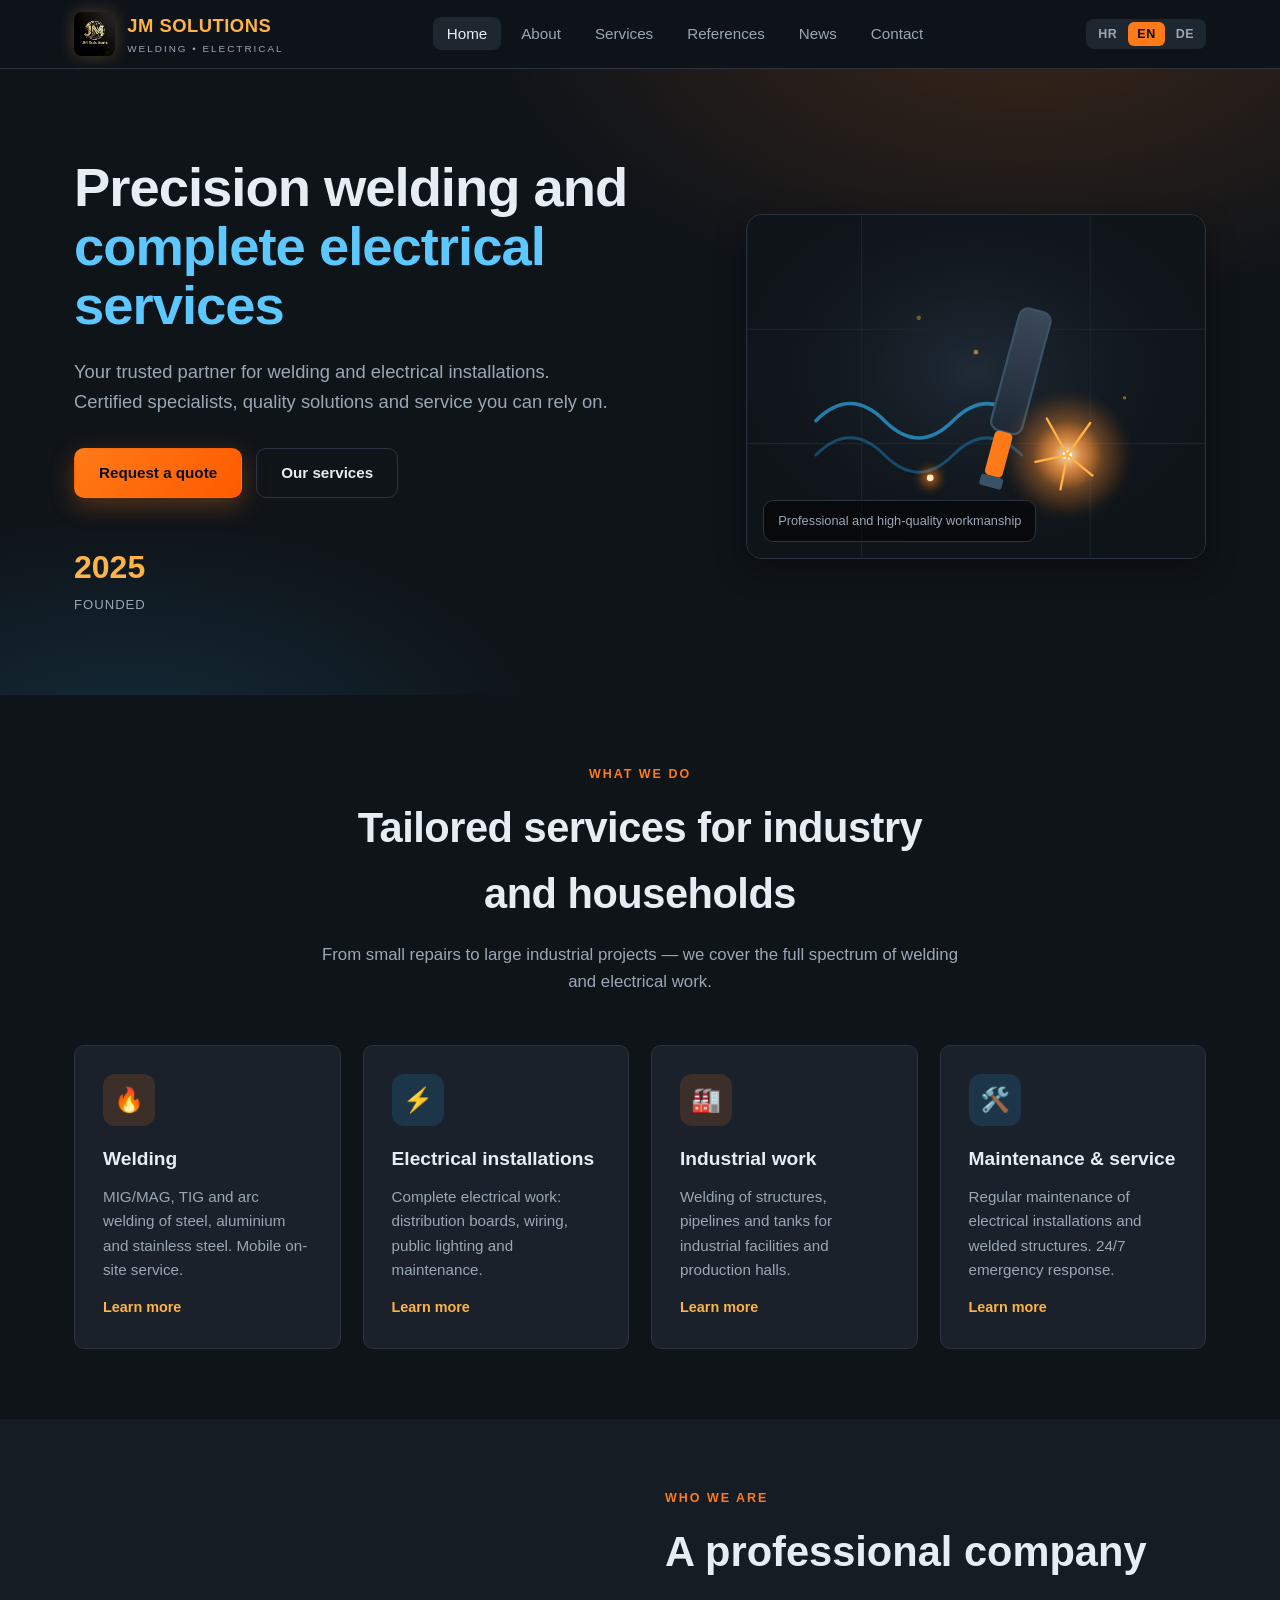
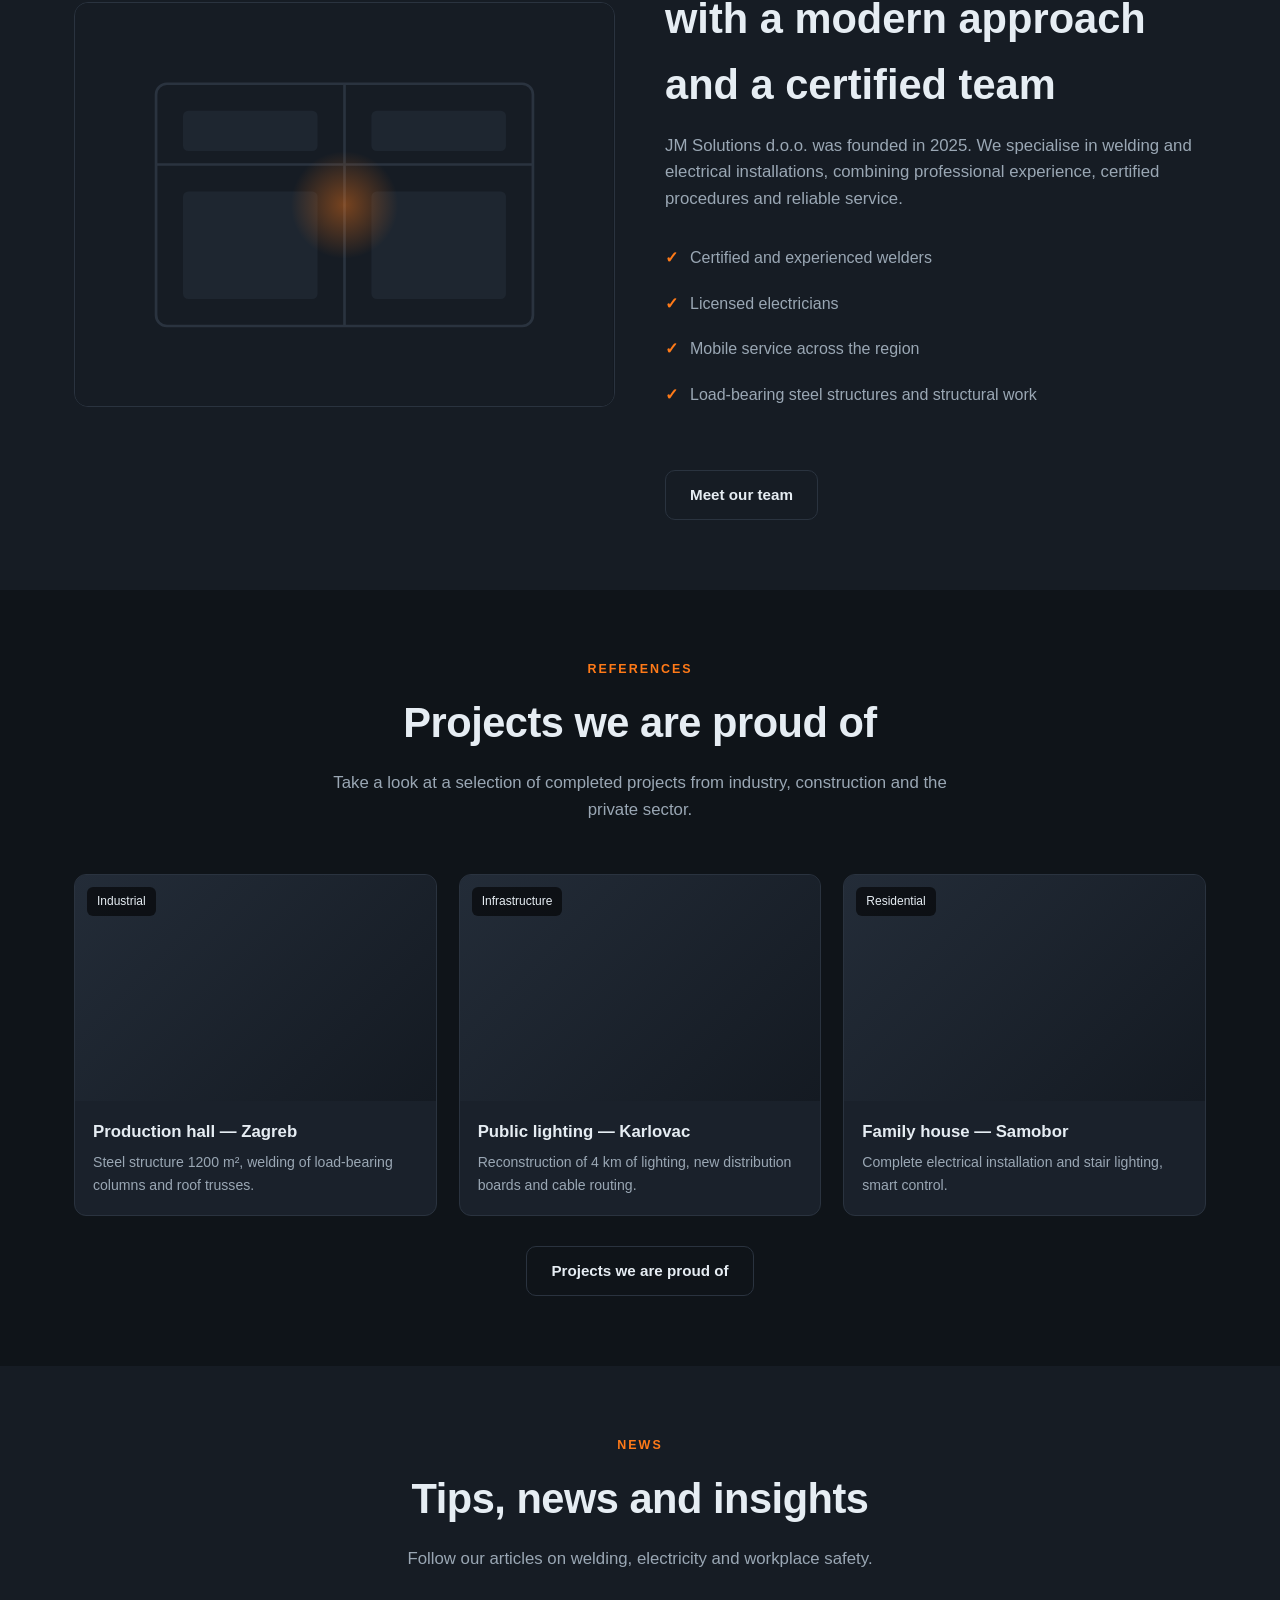
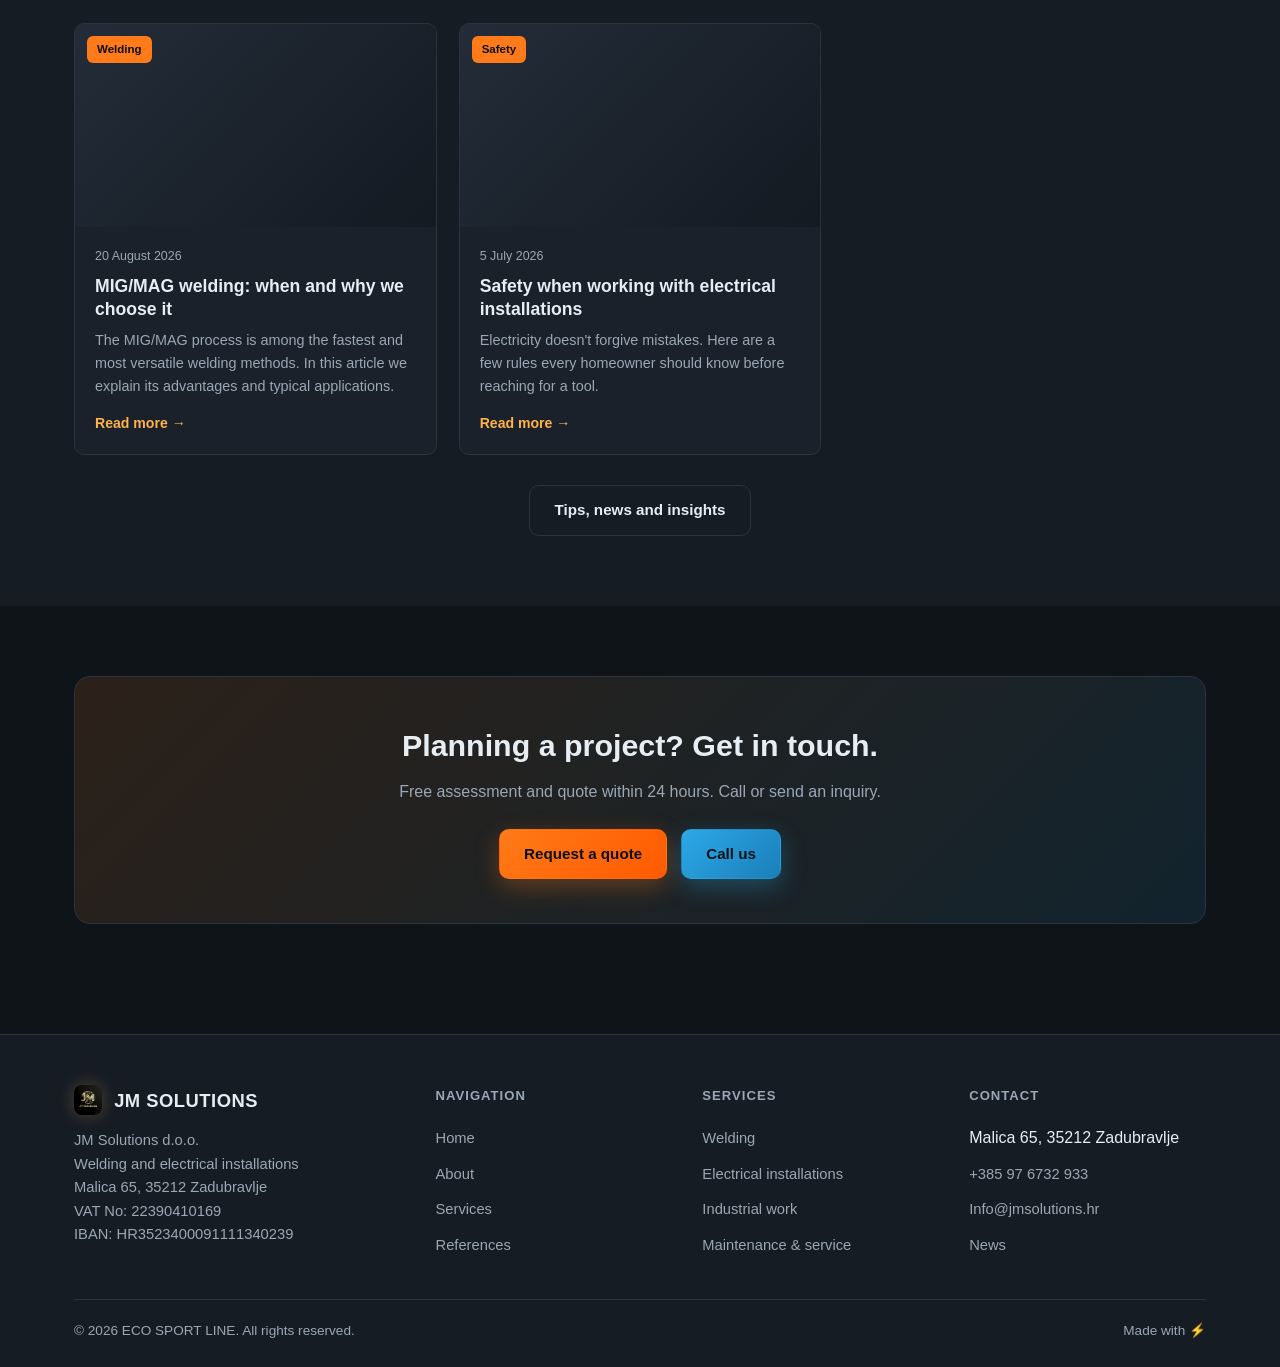
<file: index.html>
<!DOCTYPE html>
<html lang="hr">
<head>
  <meta charset="UTF-8">
  <meta name="viewport" content="width=device-width, initial-scale=1.0">
  <title>JM Solutions — Zavarivanje i Elektrika</title>
  <meta name="description" content="JM Solutions — zavarivanje i elektroinstalacije. MIG/MAG, TIG, elektroinstalacije, industrijski radovi i održavanje.">
  <link rel="canonical" href="https://jmsolutions.hr/index.html">
  <meta property="og:title" content="JM Solutions — Zavarivanje i Elektrika">
  <meta property="og:description" content="JM Solutions — zavarivanje i elektroinstalacije. MIG/MAG, TIG, elektroinstalacije, industrijski radovi i održavanje.">
  <meta property="og:type" content="website">
  <meta property="og:url" content="https://jmsolutions.hr/index.html">
  <meta property="og:image" content="https://jmsolutions.hr/images/og-image.jpg">
  <meta property="og:locale" content="hr_HR">
  <meta name="twitter:card" content="summary_large_image">
  <meta name="twitter:title" content="JM Solutions — Zavarivanje i Elektrika">
  <meta name="twitter:description" content="JM Solutions — zavarivanje i elektroinstalacije. MIG/MAG, TIG, elektroinstalacije, industrijski radovi i održavanje.">
  <meta name="twitter:image" content="https://jmsolutions.hr/images/og-image.jpg">
  <link rel="stylesheet" href="css/style.css">
  <link rel="icon" type="image/png" sizes="32x32" href="images/favicon-32x32.png">
  <link rel="apple-touch-icon" sizes="180x180" href="images/favicon-180x180.png">
  <script src="https://identity.netlify.com/v1/netlify-identity-widget.js"></script>
  <script>
    if (window.netlifyIdentity) {
      window.netlifyIdentity.on('init', function(user) {
        if (!user) {
          window.netlifyIdentity.on('login', function() {
            document.location.href = '/admin/';
          });
        }
      });
    }
  </script>
</head>
<body>

  <!-- ===== Header ===== -->
  <header class="site-header">
    <div class="container nav">
      <a href="index.html" class="brand">
        <img src="images/logo.jpg" class="brand-logo" alt="JM Solutions">
        <span><span data-i18n="brand.name">JM SOLUTIONS</span><small data-i18n="brand.tag">ZAVARIVANJE • ELEKTROINSTALACIJE</small></span>
      </a>
      <ul class="nav-links">
        <li><a href="index.html" data-i18n="nav.home">Naslovnica</a></li>
        <li><a href="about.html" data-i18n="nav.about">O nama</a></li>
        <li><a href="services.html" data-i18n="nav.services">Usluge</a></li>
        <li><a href="references.html" data-i18n="nav.references">Reference</a></li>
        <li><a href="blog.html" data-i18n="nav.blog">Novosti</a></li>
        <li><a href="contact.html" data-i18n="nav.contact">Kontakt</a></li>
      </ul>
      <div class="nav-right">
        <div class="lang-switch">
          <button data-lang="hr">HR</button>
          <button data-lang="en">EN</button>
          <button data-lang="de">DE</button>
        </div>
        <button class="nav-toggle" aria-label="Menu">☰</button>
      </div>
    </div>
  </header>

  <!-- ===== Hero ===== -->
  <section class="hero">
    <div class="container hero-grid">
      <div>
        <h1><span data-i18n="hero.title1">Precizno zavarivanje i</span><br><span class="volt" data-i18n="hero.title2">kompletno elektroinstalaterske usluge</span></h1>
        <p class="lead" data-i18n="hero.lead">Vaš pouzdani partner za zavarivanje i elektroinstalacije. Certificirani stručnjaci, kvalitetno rješenje i usluga na koju se možete osloniti.</p>
        <div class="hero-cta">
          <a href="contact.html" class="btn btn-primary" data-i18n="hero.cta1">Zatražite ponudu</a>
          <a href="services.html" class="btn btn-ghost" data-i18n="hero.cta2">Naše usluge</a>
        </div>
        <div class="hero-stats">
          <div class="stat"><div class="num" data-i18n="hero.stat1.num">2025</div><div class="lbl" data-i18n="hero.stat1.lbl">Godina osnivanja</div></div>
        </div>
      </div>
      <div class="hero-visual">
        <svg viewBox="0 0 400 300" xmlns="http://www.w3.org/2000/svg" aria-hidden="true">
          <defs>
            <radialGradient id="glow" cx="50%" cy="45%" r="60%">
              <stop offset="0%" stop-color="#2a3a4a" stop-opacity=".6"/>
              <stop offset="100%" stop-color="#0f1419" stop-opacity="0"/>
            </radialGradient>
            <radialGradient id="spark" cx="50%" cy="50%" r="50%">
              <stop offset="0%" stop-color="#fff1d6" stop-opacity=".95"/>
              <stop offset="40%" stop-color="#ff9a3c" stop-opacity=".7"/>
              <stop offset="100%" stop-color="#ff7a18" stop-opacity="0"/>
            </radialGradient>
            <linearGradient id="torso" x1="0" y1="0" x2="0" y2="1">
              <stop offset="0%" stop-color="#3a4858"/>
              <stop offset="100%" stop-color="#1e2936"/>
            </linearGradient>
            <filter id="blur" x="-50%" y="-50%" width="200%" height="200%">
              <feGaussianBlur stdDeviation="4"/>
            </filter>
          </defs>
          <rect width="400" height="300" fill="#0f1419"/>
          <rect width="400" height="300" fill="url(#glow)"/>

          <!-- subtle grid -->
          <g stroke="#1a2630" stroke-width="1">
            <line x1="0" y1="100" x2="400" y2="100"/>
            <line x1="0" y1="200" x2="400" y2="200"/>
            <line x1="100" y1="0" x2="100" y2="300"/>
            <line x1="300" y1="0" x2="300" y2="300"/>
          </g>

          <!-- electric cable (sine wave) -->
          <path d="M60 180 Q90 150,120 180 T180 180 T240 180" fill="none" stroke="#2da8e8" stroke-width="3" stroke-linecap="round" opacity=".7"/>
          <path d="M60 210 Q90 180,120 210 T180 210 T240 210" fill="none" stroke="#1a7fb8" stroke-width="2.5" stroke-linecap="round" opacity=".5"/>

          <!-- welding torch handle -->
          <g transform="translate(240, 80) rotate(15)">
            <rect x="0" y="0" width="28" height="110" rx="8" fill="url(#torso)" stroke="#3a5266" stroke-width="2"/>
            <rect x="6" y="110" width="16" height="40" rx="4" fill="#ff7a18"/>
            <rect x="4" y="150" width="20" height="10" rx="2" fill="#3a5266"/>
          </g>

          <!-- main spark -->
          <g transform="translate(280, 210)">
            <circle r="55" fill="url(#spark)" filter="url(#blur)" opacity=".7"/>
            <circle r="30" fill="url(#spark)" opacity=".9"/>
            <circle r="4" fill="#fff"/>
            <g stroke="#ffb347" stroke-width="2" stroke-linecap="round" fill="none">
              <path d="M0 0 l-18 -32"/>
              <path d="M0 0 l20 -28"/>
              <path d="M0 0 l-6 30"/>
              <path d="M0 0 l22 18"/>
              <path d="M0 0 l-28 6"/>
            </g>
          </g>

          <!-- small floating sparks -->
          <g fill="#ffb347">
            <circle cx="200" cy="120" r="2" opacity=".6"/>
            <circle cx="330" cy="160" r="1.5" opacity=".5"/>
            <circle cx="150" cy="90" r="2" opacity=".4"/>
          </g>

          <!-- zavarena spojna točka -->
          <circle cx="160" cy="230" r="8" fill="#ff7a18" opacity=".6" filter="url(#blur)"/>
          <circle cx="160" cy="230" r="3" fill="#ffe9c2"/>
        </svg>
        <div class="badge" data-i18n="hero.badge">Stručno i kvalitetno izvedeno</div>
      </div>
    </div>
  </section>

  <!-- ===== Usluge ===== -->
  <section>
    <div class="container">
      <div class="section-head">
        <div class="eyebrow" data-i18n="services.eyebrow">Što radimo</div>
        <h2 data-i18n="services.title">Usluge po mjeri za industriju i kućanstva</h2>
        <p data-i18n="services.sub">Od sitnih popravaka do velikih industrijskih projekata — pokrivamo cijeli spektar zavarivanja i elektroinstalacija.</p>
      </div>
      <div class="grid grid-4">
        <div class="card">
          <div class="icon weld">🔥</div>
          <h3 data-i18n="services.weld.title">Zavarivanje</h3>
          <p data-i18n="services.weld.desc">MIG/MAG, TIG i relno zavarivanje čelika, aluminija i nehrđajućeg materijala. Mobilna usluga na terenu.</p>
          <a class="more" href="services.html" data-i18n="services.weld.more">Saznajte više →</a>
        </div>
        <div class="card">
          <div class="icon elec">⚡</div>
          <h3 data-i18n="services.elec.title">Elektroinstalacije</h3>
          <p data-i18n="services.elec.desc">Kompletno elektroinstalaterske radove: razvodne table, instalacije, javna rasvjeta i održavanje.</p>
          <a class="more" href="services.html" data-i18n="services.elec.more">Saznajte više →</a>
        </div>
        <div class="card">
          <div class="icon weld">🏭</div>
          <h3 data-i18n="services.industrial.title">Industrijski radovi</h3>
          <p data-i18n="services.industrial.desc">Zavarivanje konstrukcija, cjevovoda i rezervoara za industrijske objekte i proizvodne hale.</p>
          <a class="more" href="services.html" data-i18n="services.industrial.more">Saznajte više →</a>
        </div>
        <div class="card">
          <div class="icon elec">🛠️</div>
          <h3 data-i18n="services.maintenance.title">Održavanje i servisi</h3>
          <p data-i18n="services.maintenance.desc">Redovito održavanje elektroinstalacija i zavarenih konstrukcija. Hitne intervencije 24/7.</p>
          <a class="more" href="services.html" data-i18n="services.maintenance.more">Saznajte više →</a>
        </div>
      </div>
    </div>
  </section>

  <!-- ===== O nama (split) ===== -->
  <section style="background:var(--bg-2)">
    <div class="container split">
      <div class="panel-img">
        <svg viewBox="0 0 400 300" xmlns="http://www.w3.org/2000/svg" aria-hidden="true" style="width:100%;height:100%">
          <rect width="400" height="300" fill="#161c24"/>
          <g stroke="#2a333f" stroke-width="2" fill="none">
            <rect x="60" y="60" width="280" height="180" rx="8"/>
            <line x1="60" y1="120" x2="340" y2="120"/>
            <line x1="200" y1="60" x2="200" y2="240"/>
          </g>
          <g fill="#1e2630">
            <rect x="80" y="80" width="100" height="30" rx="4"/>
            <rect x="220" y="80" width="100" height="30" rx="4"/>
            <rect x="80" y="140" width="100" height="80" rx="4"/>
            <rect x="220" y="140" width="100" height="80" rx="4"/>
          </g>
          <circle cx="200" cy="150" r="40" fill="url(#spark2)" opacity=".6"/>
          <defs><radialGradient id="spark2"><stop offset="0" stop-color="#ff7a18" stop-opacity=".7"/><stop offset="1" stop-color="#ff7a18" stop-opacity="0"/></radialGradient></defs>
        </svg>
      </div>
      <div>
        <div class="eyebrow" style="color:var(--accent);font-weight:700;letter-spacing:2px;text-transform:uppercase;font-size:.78rem" data-i18n="about.eyebrow">Tko smo</div>
        <h2 style="font-size:clamp(1.8rem,3.5vw,2.6rem);margin:10px 0 14px;font-weight:800" data-i18n="about.title">Obiteljska firma s tradicijom i modernim pristupom</h2>
        <p style="color:var(--text-dim);font-size:1.05rem" data-i18n="about.lead">JM Solutions d.o.o. osnovana je 2025. godine. Specijalizirana je za zavarivanje i elektroinstalacije, a kombinira stručno iskustvo tima, certificirane postupke i pouzdanu uslugu.</p>
        <ul class="checklist">
          <li data-i18n="about.b1">Certificirani i iskusni zavarivači</li>
          <li data-i18n="about.b2">Licencirani elektroinstalateri</li>
          <li data-i18n="about.b3">Mobilna usluga na cijelom području</li>
          <li data-i18n="about.b4">Nosive čelične konstrukcije i konstrukcijski radovi</li>
        </ul>
        <a href="about.html" class="btn btn-ghost mt-30" data-i18n="about.cta">Upoznajte naš tim</a>
      </div>
    </div>
  </section>

  <!-- ===== Reference (preview) ===== -->
  <section>
    <div class="container">
      <div class="section-head">
        <div class="eyebrow" data-i18n="ref.eyebrow">Reference</div>
        <h2 data-i18n="ref.title">Projekti na koje smo ponosni</h2>
        <p data-i18n="ref.sub">Pogledajte izbor realiziranih projekata iz industrije, graditeljstva i privatnog sektora.</p>
      </div>
      <div class="grid grid-3" id="refs-preview"></div>
      <div class="center mt-30"><a href="references.html" class="btn btn-ghost" data-i18n="ref.title">Sve reference</a></div>
    </div>
  </section>

  <!-- ===== Najnoviji članci ===== -->
  <section style="background:var(--bg-2)">
    <div class="container">
      <div class="section-head">
        <div class="eyebrow" data-i18n="blog.eyebrow">Novosti</div>
        <h2 data-i18n="blog.title">Savjeti, vijesti i zanimljivosti</h2>
        <p data-i18n="blog.sub">Pratite naše članke o zavarivanju, elektrici i sigurnosti na radu.</p>
      </div>
      <div class="grid grid-3" id="blog-grid"></div>
      <div class="center mt-30"><a href="blog.html" class="btn btn-ghost" data-i18n="blog.title">Svi članci</a></div>
    </div>
  </section>

  <!-- ===== CTA ===== -->
  <section>
    <div class="container">
      <div class="cta-strip">
        <h2 data-i18n="cta.title">Imate projekt u planu? Javite se.</h2>
        <p data-i18n="cta.sub">Besplatna procjena i ponuda unutar 24 sata. Pozovite ili pošaljite upit.</p>
        <div class="hero-cta" style="justify-content:center">
          <a href="contact.html" class="btn btn-primary" data-i18n="cta.btn1">Zatražite ponudu</a>
          <a href="tel:+385976732933" class="btn btn-electric" data-i18n="cta.btn2">Pozovite nas</a>
        </div>
      </div>
    </div>
  </section>

  <!-- ===== Footer ===== -->
  <footer class="site-footer">
    <div class="container">
      <div class="footer-grid">
        <div class="about">
          <div class="brand" style="margin-bottom:14px"><img src="images/logo.jpg" class="brand-logo" alt="JM Solutions"><span data-i18n="brand.name">JM SOLUTIONS</span></div>
          <p data-i18n="footer.about">JM Solutions d.o.o.\nZavarivanje i elektroinstalacije\nMalica 65, 35212 Zadubravlje\nOIB: 22390410169\nIBAN: HR3523400091111340239</p>
        </div>
        <div>
          <h5 data-i18n="footer.nav">Navigacija</h5>
          <ul>
            <li><a href="index.html" data-i18n="nav.home">Naslovnica</a></li>
            <li><a href="about.html" data-i18n="nav.about">O nama</a></li>
            <li><a href="services.html" data-i18n="nav.services">Usluge</a></li>
            <li><a href="references.html" data-i18n="nav.references">Reference</a></li>
          </ul>
        </div>
        <div>
          <h5 data-i18n="footer.services">Usluge</h5>
          <ul>
            <li><a href="services.html" data-i18n="services.weld.title">Zavarivanje</a></li>
            <li><a href="services.html" data-i18n="services.elec.title">Elektroinstalacije</a></li>
            <li><a href="services.html" data-i18n="services.industrial.title">Industrijski radovi</a></li>
            <li><a href="services.html" data-i18n="services.maintenance.title">Održavanje</a></li>
          </ul>
        </div>
        <div>
          <h5 data-i18n="footer.contact">Kontakt</h5>
          <ul>
            <li><span data-i18n="contact.addr.val">Malica 65, 35212 Zadubravlje</span></li>
            <li><a href="tel:+385976732933" data-i18n="contact.phone.val">+385 97 6732 933</a></li>
            <li><a href="mailto:Info@jmsolutions.hr" data-i18n="contact.email.val">Info@jmsolutions.hr</a></li>
            <li><a href="blog.html" data-i18n="nav.blog">Novosti</a></li>
          </ul>
        </div>
      </div>
      <div class="footer-bottom">
        <span>© <span class="year">2026</span> ECO SPORT LINE. <span data-i18n="footer.rights">Sva prava pridržana.</span></span>
        <span><span data-i18n="footer.made">Napravljeno s</span> ⚡</span>
      </div>
    </div>
  </footer>

  <script src="js/i18n.js"></script>
  <script src="js/main.js"></script>
  <script src="js/references.js"></script>
  <script src="js/blog.js"></script>
</body>
</html>
</file>
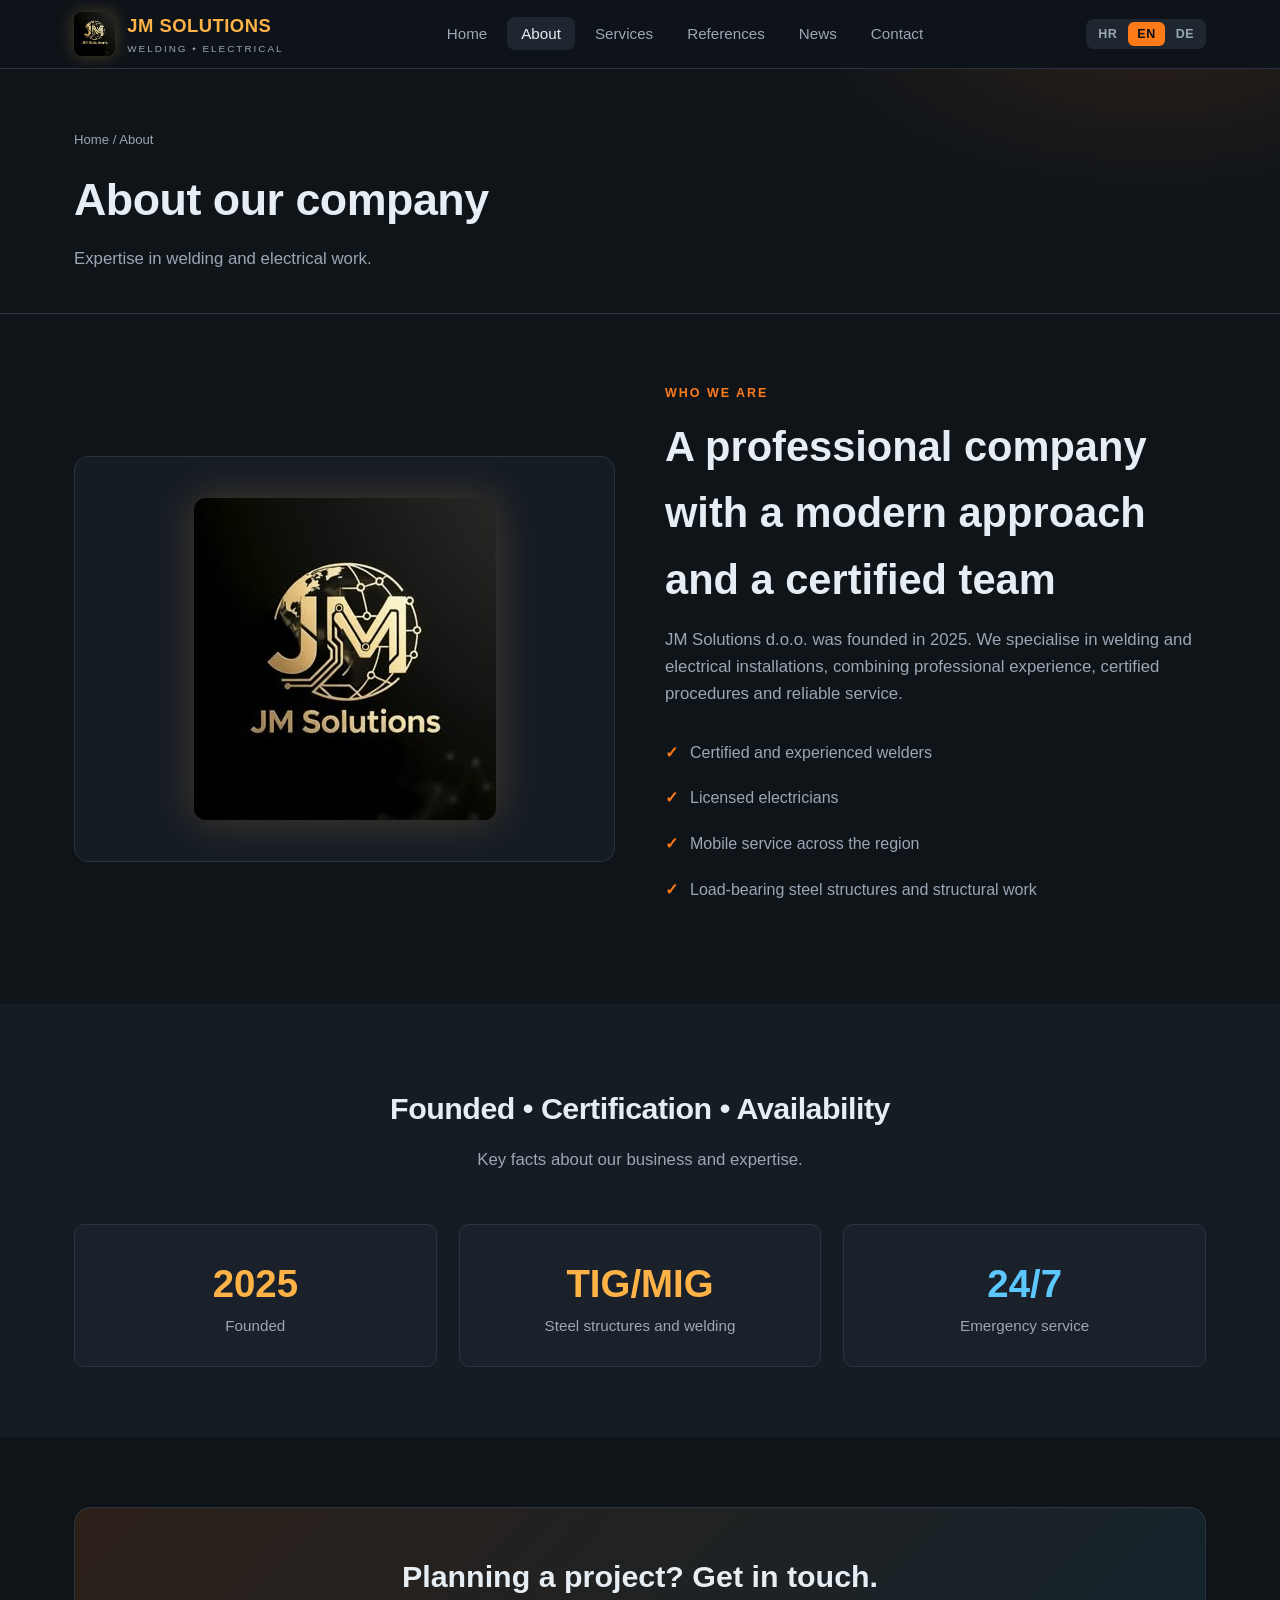
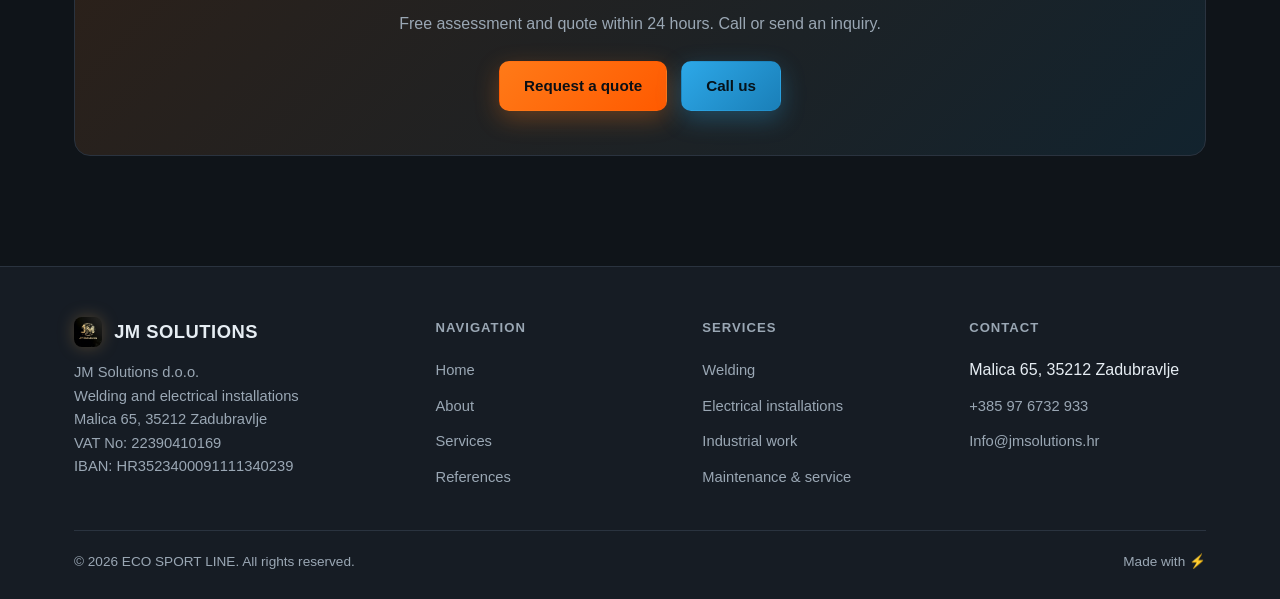
<file: about.html>
<!DOCTYPE html>
<html lang="hr">
<head>
  <meta charset="UTF-8">
  <meta name="viewport" content="width=device-width, initial-scale=1.0">
  <title>JM Solutions — O nama</title>
  <meta name="description" content="JM Solutions d.o.o. — zavarivanje i elektroinstalacije.">
  <link rel="canonical" href="https://jmsolutions.hr/about.html">
  <meta property="og:title" content="JM Solutions — O nama">
  <meta property="og:description" content="JM Solutions d.o.o. — zavarivanje i elektroinstalacije.">
  <meta property="og:type" content="website">
  <meta property="og:url" content="https://jmsolutions.hr/about.html">
  <meta property="og:image" content="https://jmsolutions.hr/images/og-image.jpg">
  <meta property="og:locale" content="hr_HR">
  <meta name="twitter:card" content="summary_large_image">
  <meta name="twitter:title" content="JM Solutions — O nama">
  <meta name="twitter:description" content="JM Solutions d.o.o. — zavarivanje i elektroinstalacije.">
  <meta name="twitter:image" content="https://jmsolutions.hr/images/og-image.jpg">
  <link rel="stylesheet" href="css/style.css">
  <link rel="icon" type="image/png" sizes="32x32" href="images/favicon-32x32.png">
  <link rel="apple-touch-icon" sizes="180x180" href="images/favicon-180x180.png">
</head>
<body>
  <header class="site-header">
    <div class="container nav">
      <a href="index.html" class="brand"><img src="images/logo.jpg" class="brand-logo" alt="JM Solutions"><span><span data-i18n="brand.name">JM SOLUTIONS</span><small data-i18n="brand.tag">ZAVARIVANJE • ELEKTROINSTALACIJE</small></span></a>
      <ul class="nav-links">
        <li><a href="index.html" data-i18n="nav.home">Naslovnica</a></li>
        <li><a href="about.html" data-i18n="nav.about">O nama</a></li>
        <li><a href="services.html" data-i18n="nav.services">Usluge</a></li>
        <li><a href="references.html" data-i18n="nav.references">Reference</a></li>
        <li><a href="blog.html" data-i18n="nav.blog">Novosti</a></li>
        <li><a href="contact.html" data-i18n="nav.contact">Kontakt</a></li>
      </ul>
      <div class="nav-right">
        <div class="lang-switch"><button data-lang="hr">HR</button><button data-lang="en">EN</button><button data-lang="de">DE</button></div>
        <button class="nav-toggle" aria-label="Menu">☰</button>
      </div>
    </div>
  </header>

  <div class="page-header">
    <div class="container">
      <div class="breadcrumb"><a href="index.html" data-i18n="nav.home">Naslovnica</a> / <span data-i18n="nav.about">O nama</span></div>
      <h1 data-i18n="page.about.title">O našoj firmi</h1>
      <p data-i18n="page.about.sub">Stručnost u zavarivanju i elektroinstalacijama.</p>
    </div>
  </div>

  <section>
    <div class="container split">
      <div class="panel-img" style="display:grid;place-items:center;background:var(--bg-2)">
        <img src="images/logo.jpg" alt="JM Solutions" style="max-width:85%;max-height:85%;object-fit:contain;border-radius:12px;filter:drop-shadow(0 0 20px rgba(255,182,80,.2))">
      </div>
      <div>
        <div class="eyebrow" style="color:var(--accent);font-weight:700;letter-spacing:2px;text-transform:uppercase;font-size:.78rem" data-i18n="about.eyebrow">Tko smo</div>
        <h2 style="font-size:clamp(1.8rem,3.5vw,2.6rem);margin:10px 0 14px;font-weight:800" data-i18n="about.title">Obiteljska firma s tradicijom i modernim pristupom</h2>
        <p style="color:var(--text-dim);font-size:1.05rem" data-i18n="about.lead">JM Solutions d.o.o. osnovana je 2025. godine. Specijalizirana je za zavarivanje i elektroinstalacije, a kombinira stručno iskustvo tima, certificirane postupke i pouzdanu uslugu.</p>
        <ul class="checklist">
          <li data-i18n="about.b1">Certificirani i iskusni zavarivači</li>
          <li data-i18n="about.b2">Licencirani elektroinstalateri</li>
          <li data-i18n="about.b3">Mobilna usluga na cijelom području</li>
          <li data-i18n="about.b4">Nosive čelične konstrukcije i konstrukcijski radovi</li>
        </ul>
      </div>
    </div>
  </section>

  <section style="background:var(--bg-2)">
    <div class="container">
      <div class="section-head">
        <h2 style="font-size:1.9rem" data-i18n="about.stats.title">Osnivanje • Certifikacija • Dostupnost</h2>
        <p style="color:var(--text-dim)" data-i18n="about.stats.sub">Ključni podaci o našem poslovanju i stručnosti.</p>
      </div>
      <div class="grid grid-3">
        <div class="card center"><div class="num" style="font-size:2.4rem;font-weight:800;color:var(--accent-2)" data-i18n="hero.stat1.num">2025</div><p style="color:var(--text-dim)" data-i18n="hero.stat1.lbl">Godina osnivanja</p></div>
        <div class="card center"><div class="num" style="font-size:2.4rem;font-weight:800;color:var(--accent-2)">TIG/MIG</div><p style="color:var(--text-dim)" data-i18n="about.stat2.lbl">Čelične konstrukcije i zavarivanje</p></div>
        <div class="card center"><div class="num" style="font-size:2.4rem;font-weight:800;color:var(--electric-2)" data-i18n="hero.stat3.num">24/7</div><p style="color:var(--text-dim)" data-i18n="hero.stat3.lbl">Hitne intervencije</p></div>
      </div>
    </div>
  </section>

  <section>
    <div class="container">
      <div class="cta-strip">
        <h2 data-i18n="cta.title">Imate projekt u planu? Javite se.</h2>
        <p data-i18n="cta.sub">Besplatna procjena i ponuda unutar 24 sata.</p>
        <div class="hero-cta" style="justify-content:center">
          <a href="contact.html" class="btn btn-primary" data-i18n="cta.btn1">Zatražite ponudu</a>
          <a href="tel:+385976732933" class="btn btn-electric" data-i18n="cta.btn2">Pozovite nas</a>
        </div>
      </div>
    </div>
  </section>

  <footer class="site-footer">
    <div class="container">
      <div class="footer-grid">
        <div class="about">
          <div class="brand" style="margin-bottom:14px"><img src="images/logo.jpg" class="brand-logo" alt="JM Solutions"><span data-i18n="brand.name">JM SOLUTIONS</span></div>
          <p data-i18n="footer.about">JM Solutions d.o.o.\nZavarivanje i elektroinstalacije\nMalica 65, 35212 Zadubravlje\nOIB: 22390410169\nIBAN: HR3523400091111340239</p>
        </div>
        <div>
          <h5 data-i18n="footer.nav">Navigacija</h5>
          <ul>
            <li><a href="index.html" data-i18n="nav.home">Naslovnica</a></li>
            <li><a href="about.html" data-i18n="nav.about">O nama</a></li>
            <li><a href="services.html" data-i18n="nav.services">Usluge</a></li>
            <li><a href="references.html" data-i18n="nav.references">Reference</a></li>
          </ul>
        </div>
        <div>
          <h5 data-i18n="footer.services">Usluge</h5>
          <ul>
            <li><a href="services.html" data-i18n="services.weld.title">Zavarivanje</a></li>
            <li><a href="services.html" data-i18n="services.elec.title">Elektroinstalacije</a></li>
            <li><a href="services.html" data-i18n="services.industrial.title">Industrijski radovi</a></li>
            <li><a href="services.html" data-i18n="services.maintenance.title">Održavanje</a></li>
          </ul>
        </div>
        <div>
          <h5 data-i18n="footer.contact">Kontakt</h5>
          <ul>
            <li><span data-i18n="contact.addr.val">Malica 65, 35212 Zadubravlje</span></li>
            <li><a href="tel:+385976732933" data-i18n="contact.phone.val">+385 97 6732 933</a></li>
            <li><a href="mailto:Info@jmsolutions.hr" data-i18n="contact.email.val">Info@jmsolutions.hr</a></li>
          </ul>
        </div>
      </div>
      <div class="footer-bottom">
        <span>© <span class="year">2026</span> ECO SPORT LINE. <span data-i18n="footer.rights">Sva prava pridržana.</span></span>
        <span><span data-i18n="footer.made">Napravljeno s</span> ⚡</span>
      </div>
    </div>
  </footer>
  <script src="js/i18n.js"></script>
  <script src="js/main.js"></script>
</body>
</html>
</file>
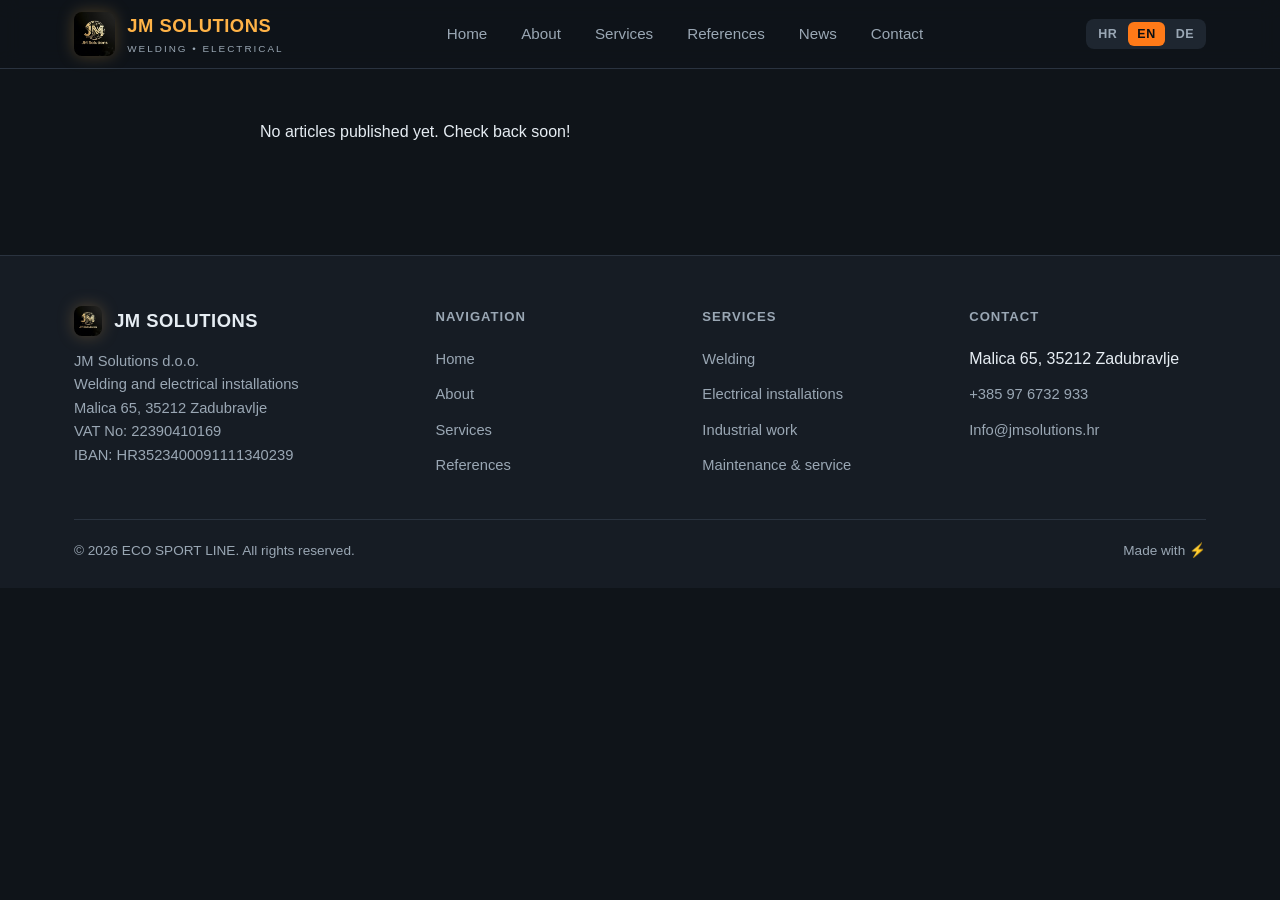
<file: article.html>
<!DOCTYPE html>
<html lang="hr">
<head>
  <meta charset="UTF-8">
  <meta name="viewport" content="width=device-width, initial-scale=1.0">
  <title>JM Solutions — Članak</title>
  <meta name="description" content="Članak — JM Solutions.">
  <link rel="canonical" href="https://jmsolutions.hr/article.html">
  <meta property="og:title" content="JM Solutions — Članak">
  <meta property="og:description" content="Članak — JM Solutions.">
  <meta property="og:type" content="article">
  <meta property="og:url" content="https://jmsolutions.hr/article.html">
  <meta property="og:image" content="https://jmsolutions.hr/images/og-image.jpg">
  <meta property="og:locale" content="hr_HR">
  <meta name="twitter:card" content="summary_large_image">
  <meta name="twitter:title" content="JM Solutions — Članak">
  <meta name="twitter:description" content="Članak — JM Solutions.">
  <meta name="twitter:image" content="https://jmsolutions.hr/images/og-image.jpg">
  <link rel="stylesheet" href="css/style.css">
  <link rel="icon" type="image/png" sizes="32x32" href="images/favicon-32x32.png">
  <link rel="apple-touch-icon" sizes="180x180" href="images/favicon-180x180.png">
</head>
<body>
  <header class="site-header">
    <div class="container nav">
      <a href="index.html" class="brand"><img src="images/logo.jpg" class="brand-logo" alt="JM Solutions"><span><span data-i18n="brand.name">JM SOLUTIONS</span><small data-i18n="brand.tag">ZAVARIVANJE • ELEKTROINSTALACIJE</small></span></a>
      <ul class="nav-links">
        <li><a href="index.html" data-i18n="nav.home">Naslovnica</a></li>
        <li><a href="about.html" data-i18n="nav.about">O nama</a></li>
        <li><a href="services.html" data-i18n="nav.services">Usluge</a></li>
        <li><a href="references.html" data-i18n="nav.references">Reference</a></li>
        <li><a href="blog.html" data-i18n="nav.blog">Novosti</a></li>
        <li><a href="contact.html" data-i18n="nav.contact">Kontakt</a></li>
      </ul>
      <div class="nav-right">
        <div class="lang-switch"><button data-lang="hr">HR</button><button data-lang="en">EN</button><button data-lang="de">DE</button></div>
        <button class="nav-toggle" aria-label="Menu">☰</button>
      </div>
    </div>
  </header>

  <section style="padding-top:50px">
    <div class="container">
      <div class="article" id="article">
        <p style="color:var(--text-dim)">…</p>
      </div>
    </div>
  </section>

  <footer class="site-footer">
    <div class="container">
      <div class="footer-grid">
        <div class="about">
          <div class="brand" style="margin-bottom:14px"><img src="images/logo.jpg" class="brand-logo" alt="JM Solutions"><span data-i18n="brand.name">JM SOLUTIONS</span></div>
          <p data-i18n="footer.about">JM Solutions d.o.o.\nZavarivanje i elektroinstalacije\nMalica 65, 35212 Zadubravlje\nOIB: 22390410169\nIBAN: HR3523400091111340239</p>
        </div>
        <div>
          <h5 data-i18n="footer.nav">Navigacija</h5>
          <ul>
            <li><a href="index.html" data-i18n="nav.home">Naslovnica</a></li>
            <li><a href="about.html" data-i18n="nav.about">O nama</a></li>
            <li><a href="services.html" data-i18n="nav.services">Usluge</a></li>
            <li><a href="references.html" data-i18n="nav.references">Reference</a></li>
          </ul>
        </div>
        <div>
          <h5 data-i18n="footer.services">Usluge</h5>
          <ul>
            <li><a href="services.html" data-i18n="services.weld.title">Zavarivanje</a></li>
            <li><a href="services.html" data-i18n="services.elec.title">Elektroinstalacije</a></li>
            <li><a href="services.html" data-i18n="services.industrial.title">Industrijski radovi</a></li>
            <li><a href="services.html" data-i18n="services.maintenance.title">Održavanje</a></li>
          </ul>
        </div>
        <div>
          <h5 data-i18n="footer.contact">Kontakt</h5>
          <ul>
            <li><span data-i18n="contact.addr.val">Malica 65, 35212 Zadubravlje</span></li>
            <li><a href="tel:+385976732933" data-i18n="contact.phone.val">+385 97 6732 933</a></li>
            <li><a href="mailto:Info@jmsolutions.hr" data-i18n="contact.email.val">Info@jmsolutions.hr</a></li>
          </ul>
        </div>
      </div>
      <div class="footer-bottom">
        <span>© <span class="year">2026</span> ECO SPORT LINE. <span data-i18n="footer.rights">Sva prava pridržana.</span></span>
        <span><span data-i18n="footer.made">Napravljeno s</span> ⚡</span>
      </div>
    </div>
  </footer>
  <script src="js/i18n.js"></script>
  <script src="js/main.js"></script>
  <script src="js/blog.js"></script>
</body>
</html>
</file>
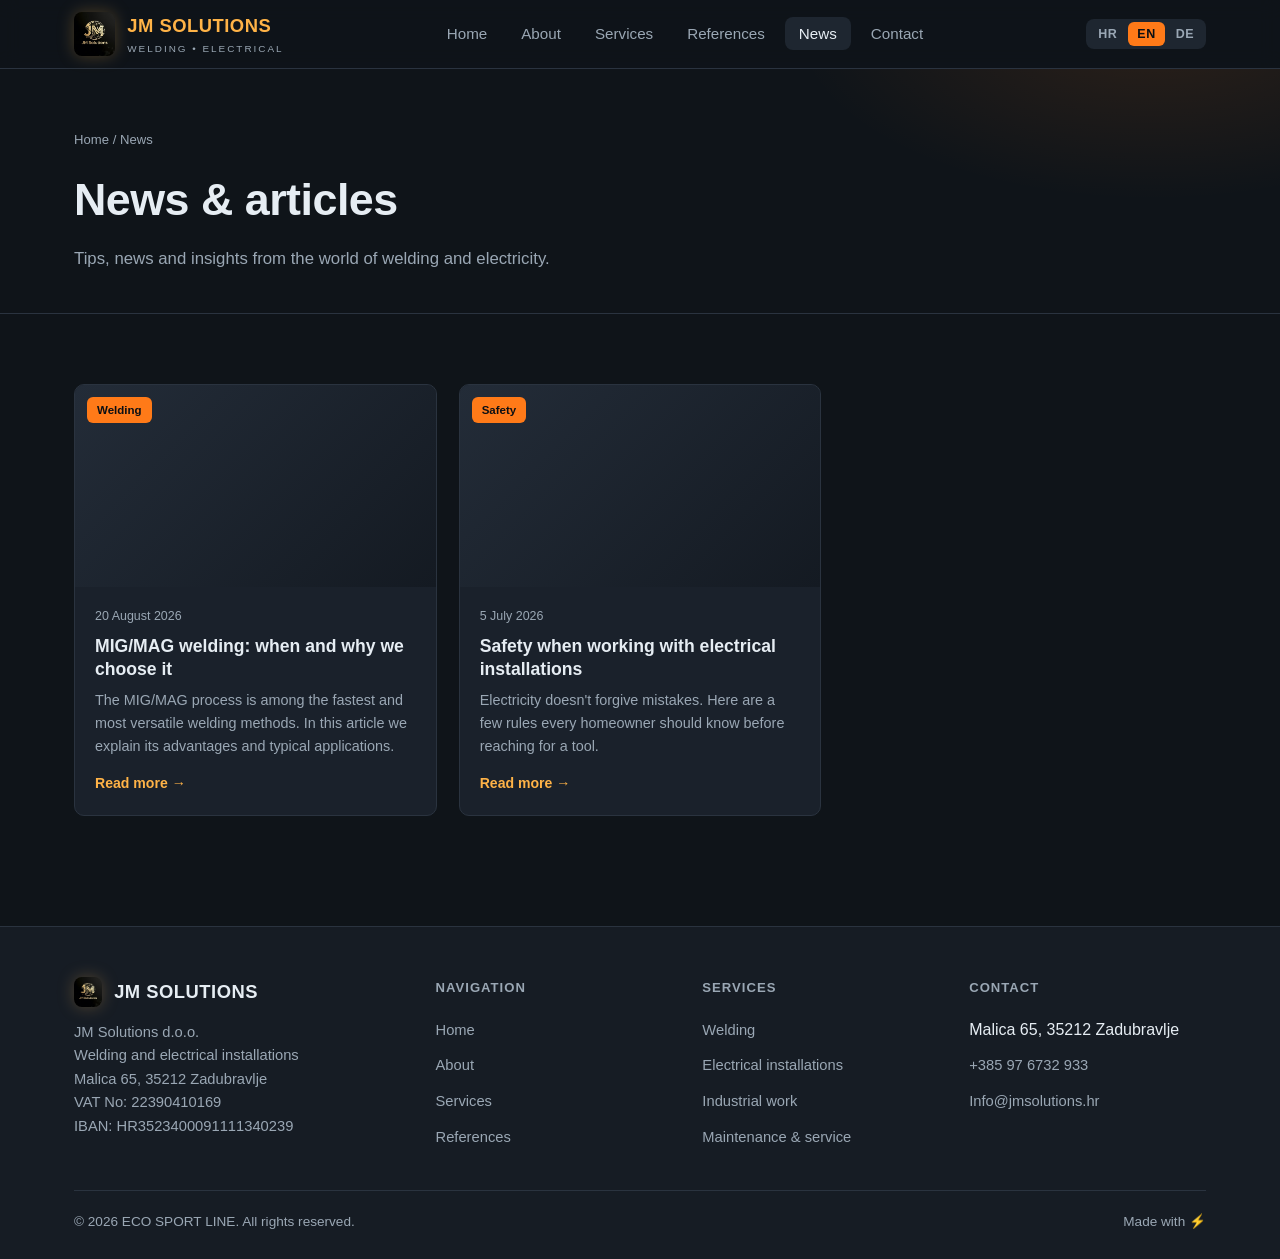
<file: blog.html>
<!DOCTYPE html>
<html lang="hr">
<head>
  <meta charset="UTF-8">
  <meta name="viewport" content="width=device-width, initial-scale=1.0">
  <title>JM Solutions — Novosti</title>
  <meta name="description" content="Članci o zavarivanju, elektrici i sigurnosti na radu.">
  <link rel="canonical" href="https://jmsolutions.hr/blog.html">
  <meta property="og:title" content="JM Solutions — Novosti">
  <meta property="og:description" content="Članci o zavarivanju, elektrici i sigurnosti na radu.">
  <meta property="og:type" content="website">
  <meta property="og:url" content="https://jmsolutions.hr/blog.html">
  <meta property="og:image" content="https://jmsolutions.hr/images/og-image.jpg">
  <meta property="og:locale" content="hr_HR">
  <meta name="twitter:card" content="summary_large_image">
  <meta name="twitter:title" content="JM Solutions — Novosti">
  <meta name="twitter:description" content="Članci o zavarivanju, elektrici i sigurnosti na radu.">
  <meta name="twitter:image" content="https://jmsolutions.hr/images/og-image.jpg">
  <link rel="stylesheet" href="css/style.css">
  <link rel="icon" type="image/png" sizes="32x32" href="images/favicon-32x32.png">
  <link rel="apple-touch-icon" sizes="180x180" href="images/favicon-180x180.png">
</head>
<body>
  <header class="site-header">
    <div class="container nav">
      <a href="index.html" class="brand"><img src="images/logo.jpg" class="brand-logo" alt="JM Solutions"><span><span data-i18n="brand.name">JM SOLUTIONS</span><small data-i18n="brand.tag">ZAVARIVANJE • ELEKTROINSTALACIJE</small></span></a>
      <ul class="nav-links">
        <li><a href="index.html" data-i18n="nav.home">Naslovnica</a></li>
        <li><a href="about.html" data-i18n="nav.about">O nama</a></li>
        <li><a href="services.html" data-i18n="nav.services">Usluge</a></li>
        <li><a href="references.html" data-i18n="nav.references">Reference</a></li>
        <li><a href="blog.html" data-i18n="nav.blog">Novosti</a></li>
        <li><a href="contact.html" data-i18n="nav.contact">Kontakt</a></li>
      </ul>
      <div class="nav-right">
        <div class="lang-switch"><button data-lang="hr">HR</button><button data-lang="en">EN</button><button data-lang="de">DE</button></div>
        <button class="nav-toggle" aria-label="Menu">☰</button>
      </div>
    </div>
  </header>

  <div class="page-header">
    <div class="container">
      <div class="breadcrumb"><a href="index.html" data-i18n="nav.home">Naslovnica</a> / <span data-i18n="nav.blog">Novosti</span></div>
      <h1 data-i18n="page.blog.title">Novosti i članci</h1>
      <p data-i18n="page.blog.sub">Savjeti, vijesti i zanimljivosti iz svijeta zavarivanja i struje.</p>
    </div>
  </div>

  <section>
    <div class="container">
      <div class="grid grid-3" id="blog-grid"></div>
    </div>
  </section>

  <footer class="site-footer">
    <div class="container">
      <div class="footer-grid">
        <div class="about">
          <div class="brand" style="margin-bottom:14px"><img src="images/logo.jpg" class="brand-logo" alt="JM Solutions"><span data-i18n="brand.name">JM SOLUTIONS</span></div>
          <p data-i18n="footer.about">JM Solutions d.o.o.\nZavarivanje i elektroinstalacije\nMalica 65, 35212 Zadubravlje\nOIB: 22390410169\nIBAN: HR3523400091111340239</p>
        </div>
        <div>
          <h5 data-i18n="footer.nav">Navigacija</h5>
          <ul>
            <li><a href="index.html" data-i18n="nav.home">Naslovnica</a></li>
            <li><a href="about.html" data-i18n="nav.about">O nama</a></li>
            <li><a href="services.html" data-i18n="nav.services">Usluge</a></li>
            <li><a href="references.html" data-i18n="nav.references">Reference</a></li>
          </ul>
        </div>
        <div>
          <h5 data-i18n="footer.services">Usluge</h5>
          <ul>
            <li><a href="services.html" data-i18n="services.weld.title">Zavarivanje</a></li>
            <li><a href="services.html" data-i18n="services.elec.title">Elektroinstalacije</a></li>
            <li><a href="services.html" data-i18n="services.industrial.title">Industrijski radovi</a></li>
            <li><a href="services.html" data-i18n="services.maintenance.title">Održavanje</a></li>
          </ul>
        </div>
        <div>
          <h5 data-i18n="footer.contact">Kontakt</h5>
          <ul>
            <li><span data-i18n="contact.addr.val">Malica 65, 35212 Zadubravlje</span></li>
            <li><a href="tel:+385976732933" data-i18n="contact.phone.val">+385 97 6732 933</a></li>
            <li><a href="mailto:Info@jmsolutions.hr" data-i18n="contact.email.val">Info@jmsolutions.hr</a></li>
          </ul>
        </div>
      </div>
      <div class="footer-bottom">
        <span>© <span class="year">2026</span> ECO SPORT LINE. <span data-i18n="footer.rights">Sva prava pridržana.</span></span>
        <span><span data-i18n="footer.made">Napravljeno s</span> ⚡</span>
      </div>
    </div>
  </footer>
  <script src="js/i18n.js"></script>
  <script src="js/main.js"></script>
  <script src="js/blog.js"></script>
</body>
</html>
</file>
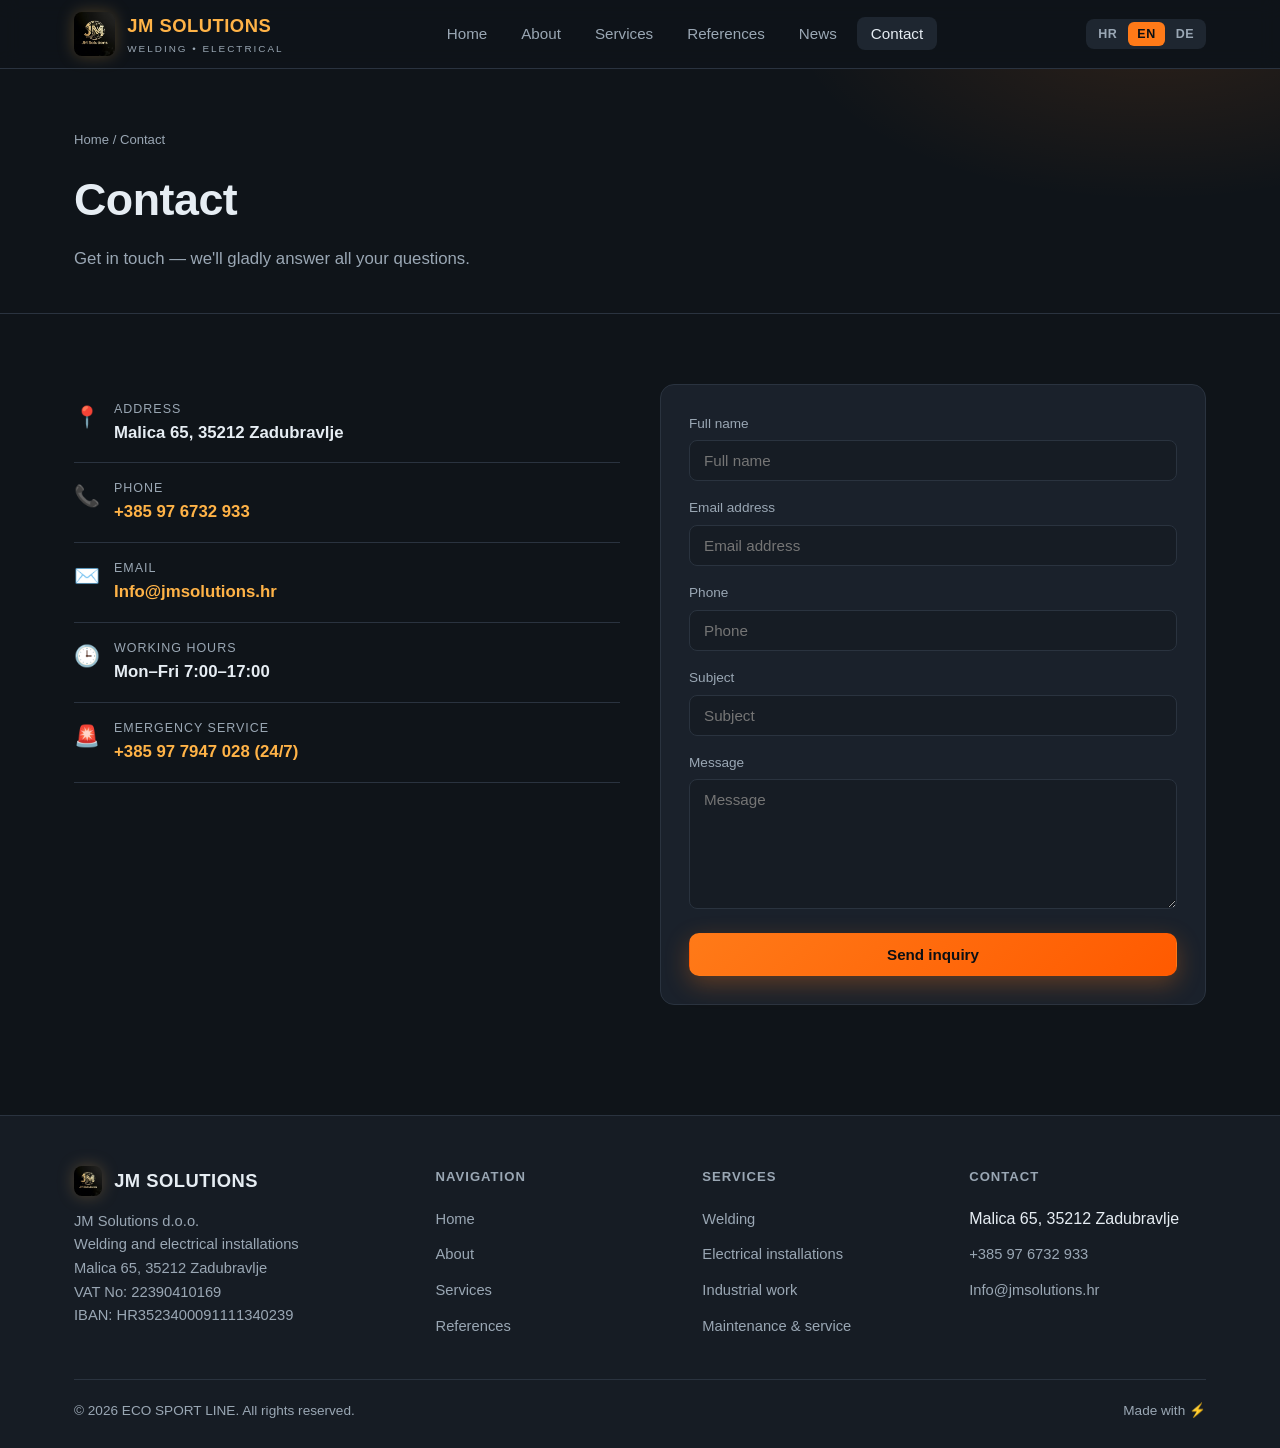
<file: contact.html>
<!DOCTYPE html>
<html lang="hr">
<head>
  <meta charset="UTF-8">
  <meta name="viewport" content="width=device-width, initial-scale=1.0">
  <title>JM Solutions — Kontakt</title>
  <meta name="description" content="Kontakt — JM Solutions, zavarivanje i elektroinstalacije.">
  <link rel="canonical" href="https://jmsolutions.hr/contact.html">
  <meta property="og:title" content="JM Solutions — Kontakt">
  <meta property="og:description" content="Kontakt — JM Solutions, zavarivanje i elektroinstalacije.">
  <meta property="og:type" content="website">
  <meta property="og:url" content="https://jmsolutions.hr/contact.html">
  <meta property="og:image" content="https://jmsolutions.hr/images/og-image.jpg">
  <meta property="og:locale" content="hr_HR">
  <meta name="twitter:card" content="summary_large_image">
  <meta name="twitter:title" content="JM Solutions — Kontakt">
  <meta name="twitter:description" content="Kontakt — JM Solutions, zavarivanje i elektroinstalacije.">
  <meta name="twitter:image" content="https://jmsolutions.hr/images/og-image.jpg">
  <link rel="stylesheet" href="css/style.css">
  <link rel="icon" type="image/png" sizes="32x32" href="images/favicon-32x32.png">
  <link rel="apple-touch-icon" sizes="180x180" href="images/favicon-180x180.png">
</head>
<body>
  <header class="site-header">
    <div class="container nav">
      <a href="index.html" class="brand"><img src="images/logo.jpg" class="brand-logo" alt="JM Solutions"><span><span data-i18n="brand.name">JM SOLUTIONS</span><small data-i18n="brand.tag">ZAVARIVANJE • ELEKTROINSTALACIJE</small></span></a>
      <ul class="nav-links">
        <li><a href="index.html" data-i18n="nav.home">Naslovnica</a></li>
        <li><a href="about.html" data-i18n="nav.about">O nama</a></li>
        <li><a href="services.html" data-i18n="nav.services">Usluge</a></li>
        <li><a href="references.html" data-i18n="nav.references">Reference</a></li>
        <li><a href="blog.html" data-i18n="nav.blog">Novosti</a></li>
        <li><a href="contact.html" data-i18n="nav.contact">Kontakt</a></li>
      </ul>
      <div class="nav-right">
        <div class="lang-switch"><button data-lang="hr">HR</button><button data-lang="en">EN</button><button data-lang="de">DE</button></div>
        <button class="nav-toggle" aria-label="Menu">☰</button>
      </div>
    </div>
  </header>

  <div class="page-header">
    <div class="container">
      <div class="breadcrumb"><a href="index.html" data-i18n="nav.home">Naslovnica</a> / <span data-i18n="nav.contact">Kontakt</span></div>
      <h1 data-i18n="page.contact.title">Kontakt</h1>
      <p data-i18n="page.contact.sub">Javite nam se — rado ćemo odgovoriti na sva pitanja.</p>
    </div>
  </div>

  <section>
    <div class="container">
      <div class="contact-grid">
        <div>
          <ul class="info-list">
            <li><span class="ic">📍</span><div><div class="lbl" data-i18n="contact.addr.lbl">Adresa</div><div class="val" data-i18n="contact.addr.val">Malica 65, 35212 Zadubravlje</div></div></li>
            <li><span class="ic">📞</span><div><div class="lbl" data-i18n="contact.phone.lbl">Telefon</div><div class="val"><a href="tel:+385976732933" data-i18n="contact.phone.val">+385 97 6732 933</a></div></div></li>
            <li><span class="ic">✉️</span><div><div class="lbl" data-i18n="contact.email.lbl">Email</div><div class="val"><a href="mailto:Info@jmsolutions.hr" data-i18n="contact.email.val">Info@jmsolutions.hr</a></div></div></li>
            <li><span class="ic">🕒</span><div><div class="lbl" data-i18n="contact.hours.lbl">Radno vrijeme</div><div class="val" data-i18n="contact.hours.val">Pon–Pet 7:00–17:00</div></div></li>
            <li><span class="ic">🚨</span><div><div class="lbl" data-i18n="contact.emergency.lbl">Hitne intervencije</div><div class="val"><a href="tel:+385977947028" data-i18n="contact.emergency.val">+385 97 7947 028 (24/7)</a></div></div></li>
          </ul>
        </div>
        <div>
          <form class="form" id="contact-form" name="contact" method="POST" data-netlify="true" netlify-honeypot="bot-field">
            <input type="hidden" name="form-name" value="contact">
            <p hidden><label>Ne ispuni: <input name="bot-field"></label></p>
            <div class="row">
              <label data-i18n="contact.name">Ime i prezime</label>
              <input type="text" name="name" required data-i18n-ph="contact.name">
            </div>
            <div class="row">
              <label data-i18n="contact.email">Email adresa</label>
              <input type="email" name="email" required data-i18n-ph="contact.email">
            </div>
            <div class="row">
              <label data-i18n="contact.phone">Telefon</label>
              <input type="tel" name="phone" data-i18n-ph="contact.phone">
            </div>
            <div class="row">
              <label data-i18n="contact.subject">Tema</label>
              <input type="text" name="subject" data-i18n-ph="contact.subject">
            </div>
            <div class="row">
              <label data-i18n="contact.message">Poruka</label>
              <textarea name="message" required data-i18n-ph="contact.message"></textarea>
            </div>
            <button type="submit" class="btn btn-primary" style="width:100%" data-i18n="contact.send">Pošalji upit</button>
          </form>
        </div>
      </div>
    </div>
  </section>

  <footer class="site-footer">
    <div class="container">
      <div class="footer-grid">
        <div class="about">
          <div class="brand" style="margin-bottom:14px"><img src="images/logo.jpg" class="brand-logo" alt="JM Solutions"><span data-i18n="brand.name">JM SOLUTIONS</span></div>
          <p data-i18n="footer.about">JM Solutions d.o.o.\nZavarivanje i elektroinstalacije\nMalica 65, 35212 Zadubravlje\nOIB: 22390410169\nIBAN: HR3523400091111340239</p>
        </div>
        <div>
          <h5 data-i18n="footer.nav">Navigacija</h5>
          <ul>
            <li><a href="index.html" data-i18n="nav.home">Naslovnica</a></li>
            <li><a href="about.html" data-i18n="nav.about">O nama</a></li>
            <li><a href="services.html" data-i18n="nav.services">Usluge</a></li>
            <li><a href="references.html" data-i18n="nav.references">Reference</a></li>
          </ul>
        </div>
        <div>
          <h5 data-i18n="footer.services">Usluge</h5>
          <ul>
            <li><a href="services.html" data-i18n="services.weld.title">Zavarivanje</a></li>
            <li><a href="services.html" data-i18n="services.elec.title">Elektroinstalacije</a></li>
            <li><a href="services.html" data-i18n="services.industrial.title">Industrijski radovi</a></li>
            <li><a href="services.html" data-i18n="services.maintenance.title">Održavanje</a></li>
          </ul>
        </div>
        <div>
          <h5 data-i18n="footer.contact">Kontakt</h5>
          <ul>
            <li><span data-i18n="contact.addr.val">Malica 65, 35212 Zadubravlje</span></li>
            <li><a href="tel:+385976732933" data-i18n="contact.phone.val">+385 97 6732 933</a></li>
            <li><a href="mailto:Info@jmsolutions.hr" data-i18n="contact.email.val">Info@jmsolutions.hr</a></li>
          </ul>
        </div>
      </div>
      <div class="footer-bottom">
        <span>© <span class="year">2026</span> ECO SPORT LINE. <span data-i18n="footer.rights">Sva prava pridržana.</span></span>
        <span><span data-i18n="footer.made">Napravljeno s</span> ⚡</span>
      </div>
    </div>
  </footer>
  <script src="js/i18n.js"></script>
  <script src="js/main.js"></script>
</body>
</html>
</file>
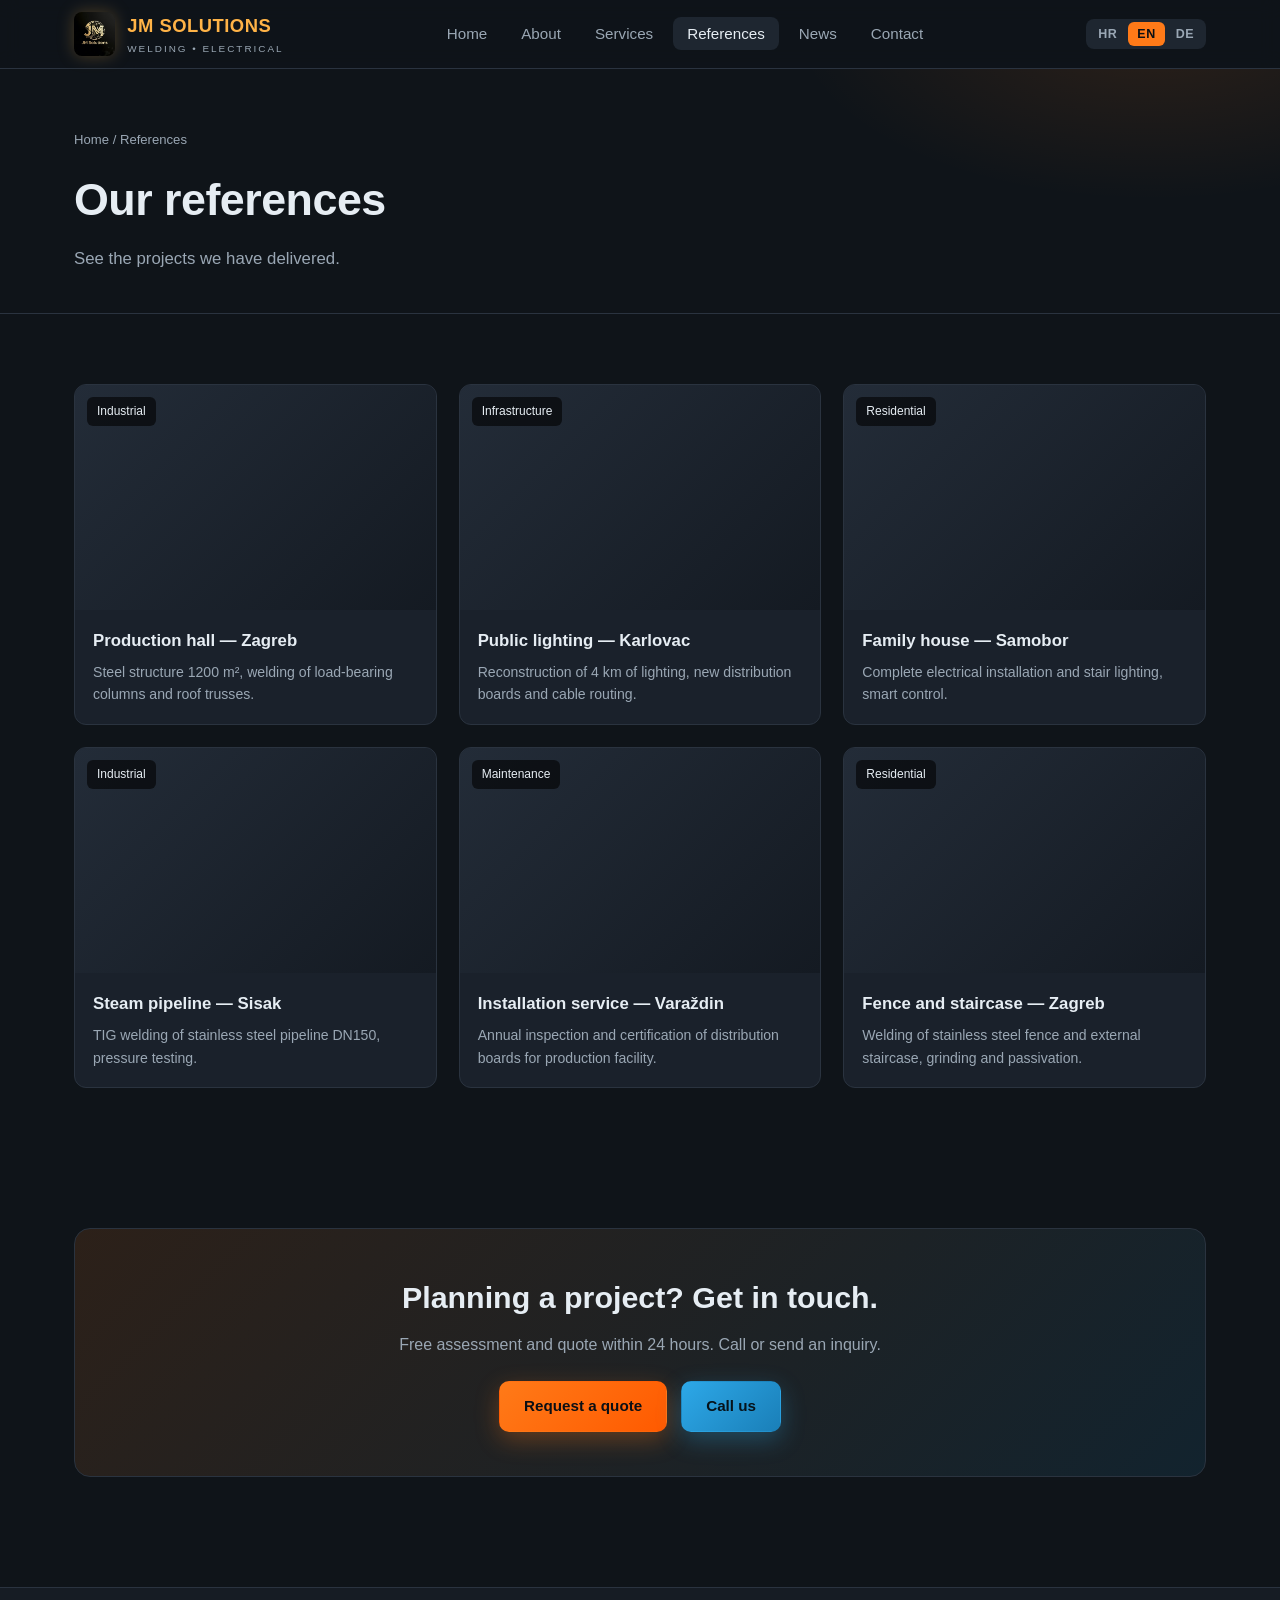
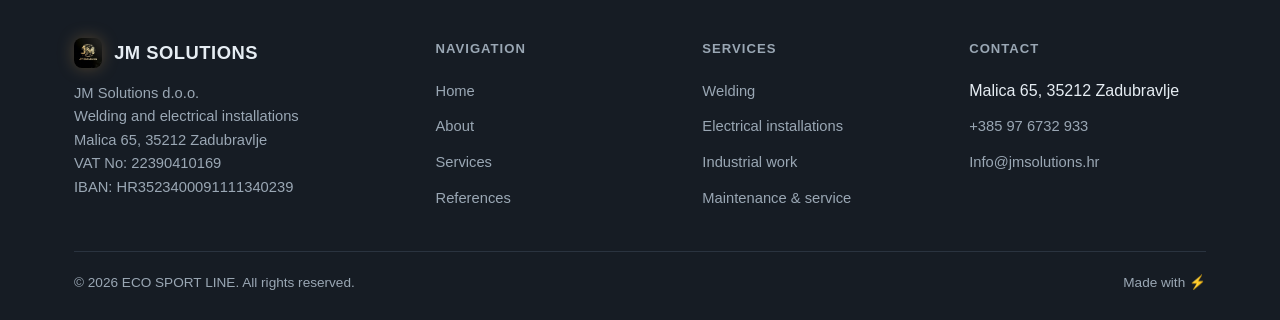
<file: references.html>
<!DOCTYPE html>
<html lang="hr">
<head>
  <meta charset="UTF-8">
  <meta name="viewport" content="width=device-width, initial-scale=1.0">
  <title>JM Solutions — Reference</title>
  <meta name="description" content="Realizirani projekti zavarivanja i elektroinstalacija.">
  <link rel="canonical" href="https://jmsolutions.hr/references.html">
  <meta property="og:title" content="JM Solutions — Reference">
  <meta property="og:description" content="Realizirani projekti zavarivanja i elektroinstalacija.">
  <meta property="og:type" content="website">
  <meta property="og:url" content="https://jmsolutions.hr/references.html">
  <meta property="og:image" content="https://jmsolutions.hr/images/og-image.jpg">
  <meta property="og:locale" content="hr_HR">
  <meta name="twitter:card" content="summary_large_image">
  <meta name="twitter:title" content="JM Solutions — Reference">
  <meta name="twitter:description" content="Realizirani projekti zavarivanja i elektroinstalacija.">
  <meta name="twitter:image" content="https://jmsolutions.hr/images/og-image.jpg">
  <link rel="stylesheet" href="css/style.css">
  <link rel="icon" type="image/png" sizes="32x32" href="images/favicon-32x32.png">
  <link rel="apple-touch-icon" sizes="180x180" href="images/favicon-180x180.png">
</head>
<body>
  <header class="site-header">
    <div class="container nav">
      <a href="index.html" class="brand"><img src="images/logo.jpg" class="brand-logo" alt="JM Solutions"><span><span data-i18n="brand.name">JM SOLUTIONS</span><small data-i18n="brand.tag">ZAVARIVANJE • ELEKTROINSTALACIJE</small></span></a>
      <ul class="nav-links">
        <li><a href="index.html" data-i18n="nav.home">Naslovnica</a></li>
        <li><a href="about.html" data-i18n="nav.about">O nama</a></li>
        <li><a href="services.html" data-i18n="nav.services">Usluge</a></li>
        <li><a href="references.html" data-i18n="nav.references">Reference</a></li>
        <li><a href="blog.html" data-i18n="nav.blog">Novosti</a></li>
        <li><a href="contact.html" data-i18n="nav.contact">Kontakt</a></li>
      </ul>
      <div class="nav-right">
        <div class="lang-switch"><button data-lang="hr">HR</button><button data-lang="en">EN</button><button data-lang="de">DE</button></div>
        <button class="nav-toggle" aria-label="Menu">☰</button>
      </div>
    </div>
  </header>

  <div class="page-header">
    <div class="container">
      <div class="breadcrumb"><a href="index.html" data-i18n="nav.home">Naslovnica</a> / <span data-i18n="nav.references">Reference</span></div>
      <h1 data-i18n="page.references.title">Naše reference</h1>
      <p data-i18n="page.references.sub">Pogledajte projekte koje smo realizirali.</p>
    </div>
  </div>

  <section>
    <div class="container">
      <div class="grid grid-3" id="refs-grid"></div>
    </div>
  </section>

  <section>
    <div class="container">
      <div class="cta-strip">
        <h2 data-i18n="cta.title">Imate projekt u planu? Javite se.</h2>
        <p data-i18n="cta.sub">Besplatna procjena i ponuda unutar 24 sata.</p>
        <div class="hero-cta" style="justify-content:center">
          <a href="contact.html" class="btn btn-primary" data-i18n="cta.btn1">Zatražite ponudu</a>
          <a href="tel:+385976732933" class="btn btn-electric" data-i18n="cta.btn2">Pozovite nas</a>
        </div>
      </div>
    </div>
  </section>

  <footer class="site-footer">
    <div class="container">
      <div class="footer-grid">
        <div class="about">
          <div class="brand" style="margin-bottom:14px"><img src="images/logo.jpg" class="brand-logo" alt="JM Solutions"><span data-i18n="brand.name">JM SOLUTIONS</span></div>
          <p data-i18n="footer.about">JM Solutions d.o.o.\nZavarivanje i elektroinstalacije\nMalica 65, 35212 Zadubravlje\nOIB: 22390410169\nIBAN: HR3523400091111340239</p>
        </div>
        <div>
          <h5 data-i18n="footer.nav">Navigacija</h5>
          <ul>
            <li><a href="index.html" data-i18n="nav.home">Naslovnica</a></li>
            <li><a href="about.html" data-i18n="nav.about">O nama</a></li>
            <li><a href="services.html" data-i18n="nav.services">Usluge</a></li>
            <li><a href="references.html" data-i18n="nav.references">Reference</a></li>
          </ul>
        </div>
        <div>
          <h5 data-i18n="footer.services">Usluge</h5>
          <ul>
            <li><a href="services.html" data-i18n="services.weld.title">Zavarivanje</a></li>
            <li><a href="services.html" data-i18n="services.elec.title">Elektroinstalacije</a></li>
            <li><a href="services.html" data-i18n="services.industrial.title">Industrijski radovi</a></li>
            <li><a href="services.html" data-i18n="services.maintenance.title">Održavanje</a></li>
          </ul>
        </div>
        <div>
          <h5 data-i18n="footer.contact">Kontakt</h5>
          <ul>
            <li><span data-i18n="contact.addr.val">Malica 65, 35212 Zadubravlje</span></li>
            <li><a href="tel:+385976732933" data-i18n="contact.phone.val">+385 97 6732 933</a></li>
            <li><a href="mailto:Info@jmsolutions.hr" data-i18n="contact.email.val">Info@jmsolutions.hr</a></li>
          </ul>
        </div>
      </div>
      <div class="footer-bottom">
        <span>© <span class="year">2026</span> ECO SPORT LINE. <span data-i18n="footer.rights">Sva prava pridržana.</span></span>
        <span><span data-i18n="footer.made">Napravljeno s</span> ⚡</span>
      </div>
    </div>
  </footer>
  <script src="js/i18n.js"></script>
  <script src="js/main.js"></script>
  <script src="js/references.js"></script>
</body>
</html>
</file>
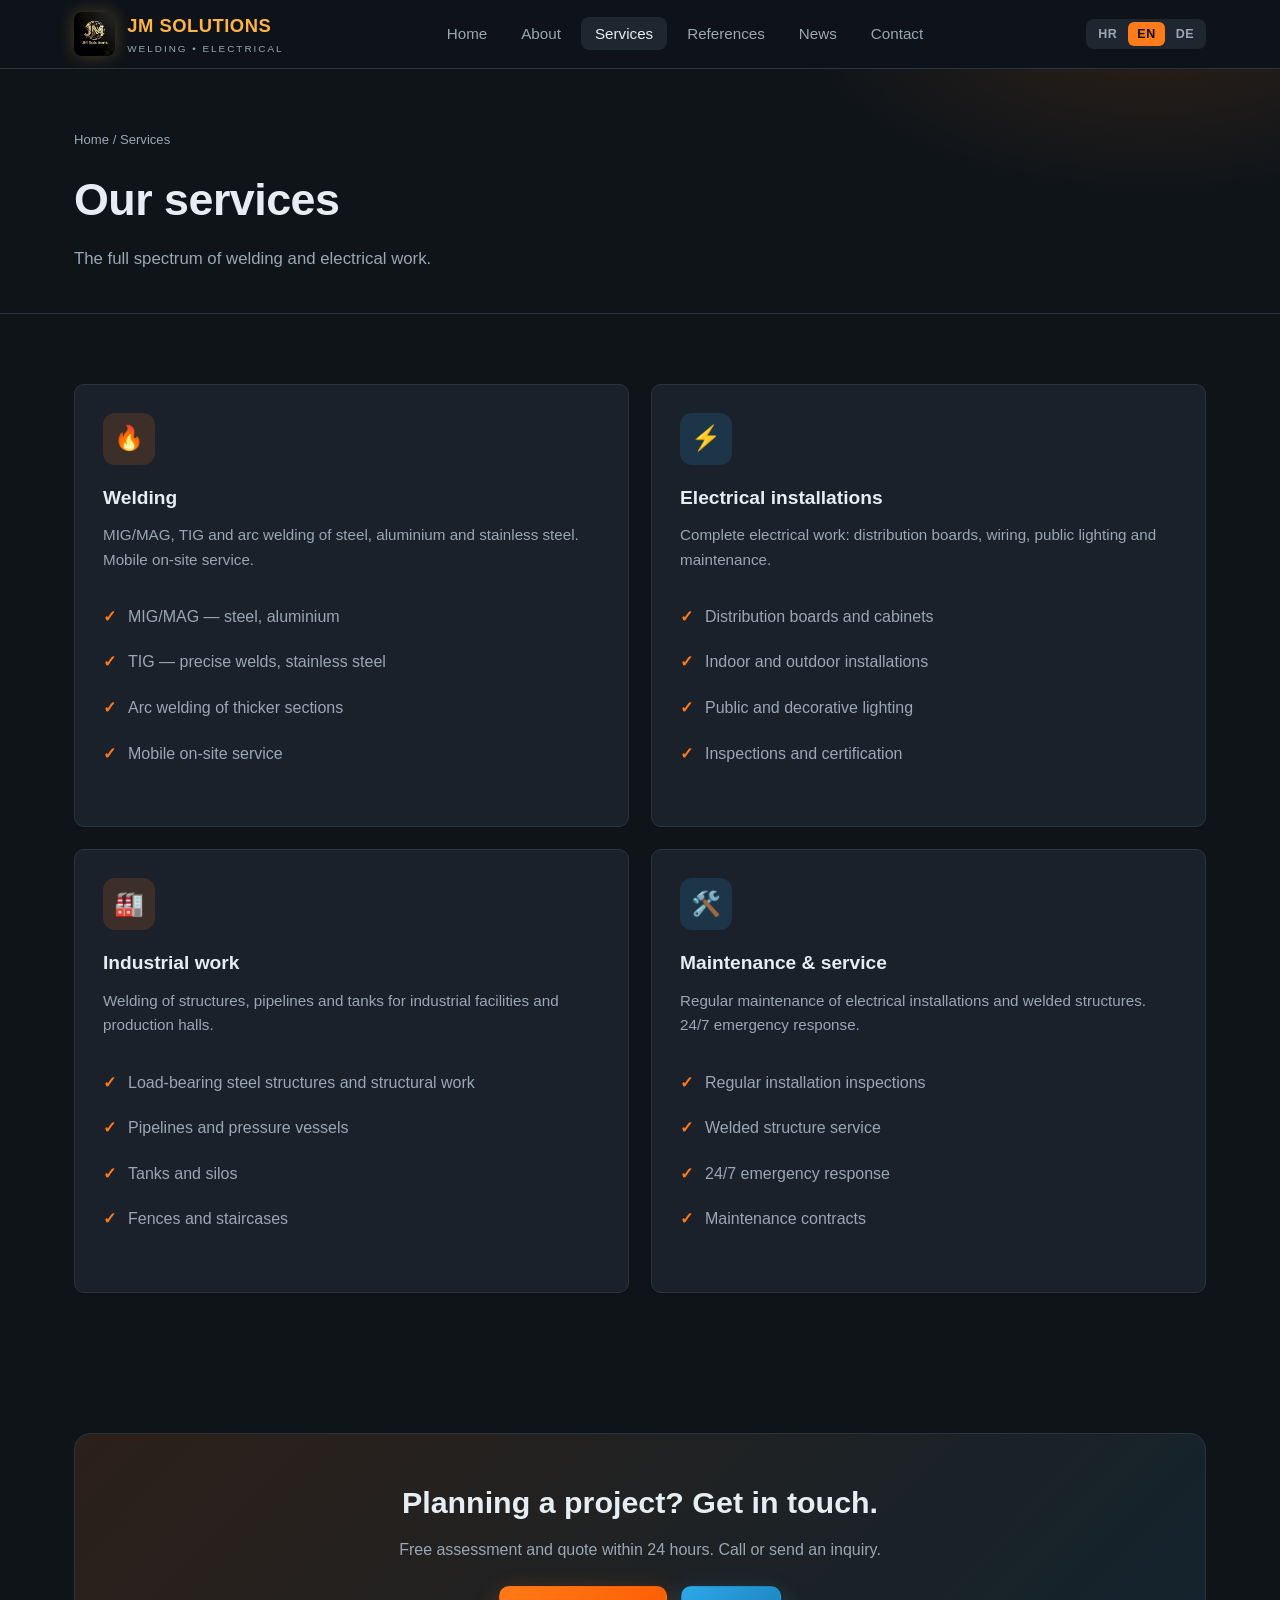
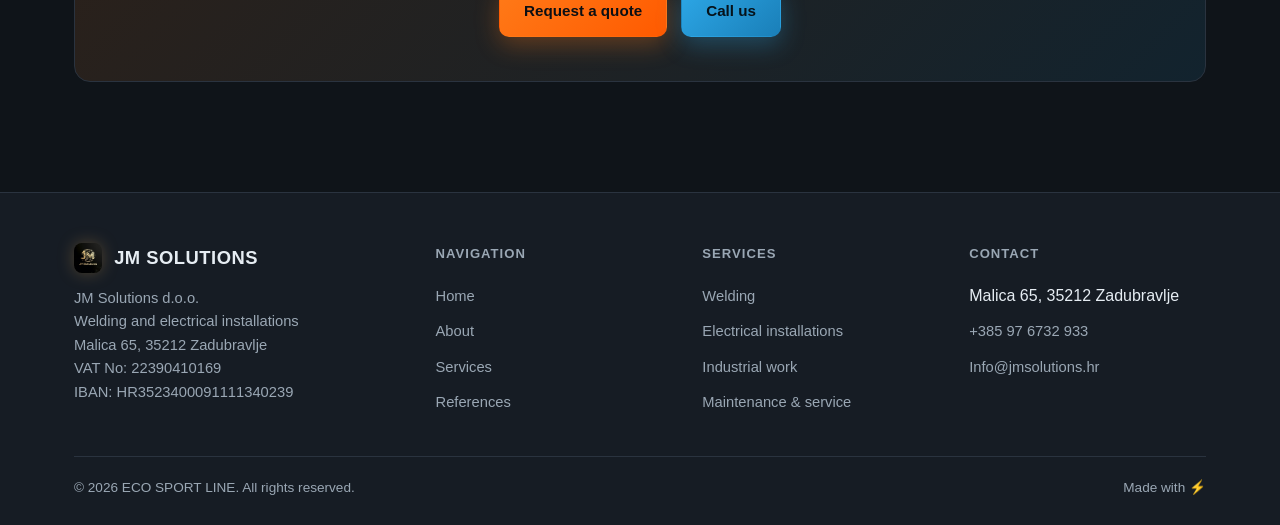
<file: services.html>
<!DOCTYPE html>
<html lang="hr">
<head>
  <meta charset="UTF-8">
  <meta name="viewport" content="width=device-width, initial-scale=1.0">
  <title>JM Solutions — Usluge</title>
  <meta name="description" content="Zavarivanje, elektroinstalacije, industrijski radovi i održavanje.">
  <link rel="canonical" href="https://jmsolutions.hr/services.html">
  <meta property="og:title" content="JM Solutions — Usluge">
  <meta property="og:description" content="Zavarivanje, elektroinstalacije, industrijski radovi i održavanje.">
  <meta property="og:type" content="website">
  <meta property="og:url" content="https://jmsolutions.hr/services.html">
  <meta property="og:image" content="https://jmsolutions.hr/images/og-image.jpg">
  <meta property="og:locale" content="hr_HR">
  <meta name="twitter:card" content="summary_large_image">
  <meta name="twitter:title" content="JM Solutions — Usluge">
  <meta name="twitter:description" content="Zavarivanje, elektroinstalacije, industrijski radovi i održavanje.">
  <meta name="twitter:image" content="https://jmsolutions.hr/images/og-image.jpg">
  <link rel="stylesheet" href="css/style.css">
  <link rel="icon" type="image/png" sizes="32x32" href="images/favicon-32x32.png">
  <link rel="apple-touch-icon" sizes="180x180" href="images/favicon-180x180.png">
</head>
<body>
  <header class="site-header">
    <div class="container nav">
      <a href="index.html" class="brand"><img src="images/logo.jpg" class="brand-logo" alt="JM Solutions"><span><span data-i18n="brand.name">JM SOLUTIONS</span><small data-i18n="brand.tag">ZAVARIVANJE • ELEKTROINSTALACIJE</small></span></a>
      <ul class="nav-links">
        <li><a href="index.html" data-i18n="nav.home">Naslovnica</a></li>
        <li><a href="about.html" data-i18n="nav.about">O nama</a></li>
        <li><a href="services.html" data-i18n="nav.services">Usluge</a></li>
        <li><a href="references.html" data-i18n="nav.references">Reference</a></li>
        <li><a href="blog.html" data-i18n="nav.blog">Novosti</a></li>
        <li><a href="contact.html" data-i18n="nav.contact">Kontakt</a></li>
      </ul>
      <div class="nav-right">
        <div class="lang-switch"><button data-lang="hr">HR</button><button data-lang="en">EN</button><button data-lang="de">DE</button></div>
        <button class="nav-toggle" aria-label="Menu">☰</button>
      </div>
    </div>
  </header>

  <div class="page-header">
    <div class="container">
      <div class="breadcrumb"><a href="index.html" data-i18n="nav.home">Naslovnica</a> / <span data-i18n="nav.services">Usluge</span></div>
      <h1 data-i18n="page.services.title">Naše usluge</h1>
      <p data-i18n="page.services.sub">Kompletan spektar zavarivanja i elektroinstalaterskih radova.</p>
    </div>
  </div>

  <section>
    <div class="container">
      <div class="grid grid-2">
        <div class="card">
          <div class="icon weld">🔥</div>
          <h3 data-i18n="services.weld.title">Zavarivanje</h3>
          <p data-i18n="services.weld.desc">MIG/MAG, TIG i relno zavarivanje čelika, aluminija i nehrđajućeg materijala. Mobilna usluga na terenu.</p>
          <ul class="checklist" data-i18n-html="services.weld.list">
            <li>MIG/MAG — čelik, aluminij</li>
            <li>TIG — precizni zavari, nehrđajući</li>
            <li>Relno zavarivanje debljih presjeka</li>
            <li>Mobilna usluga na terenu</li>
          </ul>
        </div>
        <div class="card">
          <div class="icon elec">⚡</div>
          <h3 data-i18n="services.elec.title">Elektroinstalacije</h3>
          <p data-i18n="services.elec.desc">Kompletno elektroinstalaterske radove: razvodne table, instalacije, javna rasvjeta i održavanje.</p>
          <ul class="checklist" data-i18n-html="services.elec.list">
            <li>Razvodne table i ormari</li>
            <li>Unutarnje i vanjske instalacije</li>
            <li>Javna i dekorativna rasvjeta</li>
            <li>Pregledi i certifikacija</li>
          </ul>
        </div>
        <div class="card">
          <div class="icon weld">🏭</div>
          <h3 data-i18n="services.industrial.title">Industrijski radovi</h3>
          <p data-i18n="services.industrial.desc">Zavarivanje konstrukcija, cjevovoda i rezervoara za industrijske objekte i proizvodne hale.</p>
          <ul class="checklist" data-i18n-html="services.industrial.list">
            <li>Nosive čelične konstrukcije i konstrukcijski radovi</li>
            <li>Cjevovodi i tlakne posude</li>
            <li>Rezervoari i silosi</li>
            <li>Ogrrade i stepeništa</li>
          </ul>
        </div>
        <div class="card">
          <div class="icon elec">🛠️</div>
          <h3 data-i18n="services.maintenance.title">Održavanje i servisi</h3>
          <p data-i18n="services.maintenance.desc">Redovito održavanje elektroinstalacija i zavarenih konstrukcija. Hitne intervencije 24/7.</p>
          <ul class="checklist" data-i18n-html="services.maintenance.list">
            <li>Redoviti pregledi instalacija</li>
            <li>Servis zavarenih konstrukcija</li>
            <li>Hitne intervencije 24/7</li>
            <li>Sklapanje ugovora o održavanju</li>
          </ul>
        </div>
      </div>
    </div>
  </section>

  <section>
    <div class="container">
      <div class="cta-strip">
        <h2 data-i18n="cta.title">Imate projekt u planu? Javite se.</h2>
        <p data-i18n="cta.sub">Besplatna procjena i ponuda unutar 24 sata. Pozovite ili pošaljite upit.</p>
        <div class="hero-cta" style="justify-content:center">
          <a href="contact.html" class="btn btn-primary" data-i18n="cta.btn1">Zatražite ponudu</a>
          <a href="tel:+385976732933" class="btn btn-electric" data-i18n="cta.btn2">Pozovite nas</a>
        </div>
      </div>
    </div>
  </section>

  <footer class="site-footer">
    <div class="container">
      <div class="footer-grid">
        <div class="about">
          <div class="brand" style="margin-bottom:14px"><img src="images/logo.jpg" class="brand-logo" alt="JM Solutions"><span data-i18n="brand.name">JM SOLUTIONS</span></div>
          <p data-i18n="footer.about">JM Solutions d.o.o.\nZavarivanje i elektroinstalacije\nMalica 65, 35212 Zadubravlje\nOIB: 22390410169\nIBAN: HR3523400091111340239</p>
        </div>
        <div>
          <h5 data-i18n="footer.nav">Navigacija</h5>
          <ul>
            <li><a href="index.html" data-i18n="nav.home">Naslovnica</a></li>
            <li><a href="about.html" data-i18n="nav.about">O nama</a></li>
            <li><a href="services.html" data-i18n="nav.services">Usluge</a></li>
            <li><a href="references.html" data-i18n="nav.references">Reference</a></li>
          </ul>
        </div>
        <div>
          <h5 data-i18n="footer.services">Usluge</h5>
          <ul>
            <li><a href="services.html" data-i18n="services.weld.title">Zavarivanje</a></li>
            <li><a href="services.html" data-i18n="services.elec.title">Elektroinstalacije</a></li>
            <li><a href="services.html" data-i18n="services.industrial.title">Industrijski radovi</a></li>
            <li><a href="services.html" data-i18n="services.maintenance.title">Održavanje</a></li>
          </ul>
        </div>
        <div>
          <h5 data-i18n="footer.contact">Kontakt</h5>
          <ul>
            <li><span data-i18n="contact.addr.val">Malica 65, 35212 Zadubravlje</span></li>
            <li><a href="tel:+385976732933" data-i18n="contact.phone.val">+385 97 6732 933</a></li>
            <li><a href="mailto:Info@jmsolutions.hr" data-i18n="contact.email.val">Info@jmsolutions.hr</a></li>
          </ul>
        </div>
      </div>
      <div class="footer-bottom">
        <span>© <span class="year">2026</span> ECO SPORT LINE. <span data-i18n="footer.rights">Sva prava pridržana.</span></span>
        <span><span data-i18n="footer.made">Napravljeno s</span> ⚡</span>
      </div>
    </div>
  </footer>
  <script src="js/i18n.js"></script>
  <script src="js/main.js"></script>
</body>
</html>
</file>
<file: css/style.css>
/* ===== JM Solutions — Zavarivanje i Elektrika ===== */
:root {
  --bg: #0f1419;
  --bg-2: #161c24;
  --bg-3: #1e2630;
  --panel: #1a212b;
  --text: #e6edf3;
  --text-dim: #9aa7b4;
  --accent: #ff7a18;        /* zavarivačka iskra */
  --accent-2: #ffb347;
  --electric: #2da8e8;      /* struja */
  --electric-2: #5cc8ff;
  --border: #2a333f;
  --max: 1180px;
  --radius: 10px;
  --shadow: 0 10px 30px rgba(0,0,0,.35);
  --font: -apple-system, BlinkMacSystemFont, "Segoe UI", Roboto, Helvetica, Arial, sans-serif;
}

* { box-sizing: border-box; margin: 0; padding: 0; }
html { scroll-behavior: smooth; }
body {
  font-family: var(--font);
  background: var(--bg);
  color: var(--text);
  line-height: 1.6;
  -webkit-font-smoothing: antialiased;
}
img { max-width: 100%; display: block; }
a { color: var(--accent-2); text-decoration: none; }
a:hover { color: var(--accent); }

.container { max-width: var(--max); margin: 0 auto; padding: 0 24px; }

/* ===== Header ===== */
.site-header {
  position: sticky; top: 0; z-index: 100;
  background: rgba(15,20,25,.92);
  backdrop-filter: blur(10px);
  border-bottom: 1px solid var(--border);
}
.nav { display: flex; align-items: center; justify-content: space-between; height: 68px; }
.brand { display: flex; align-items: center; gap: 12px; font-weight: 800; font-size: 1.15rem; letter-spacing: .5px; }
.brand .brand-logo {
  height: 44px; width: auto; border-radius: 8px; object-fit: contain;
  filter: drop-shadow(0 0 8px rgba(255, 182, 80, .25));
}
.brand small { display: block; font-size: .62rem; font-weight: 500; color: var(--text-dim); letter-spacing: 2px; text-transform: uppercase; }

.nav-links { display: flex; align-items: center; gap: 6px; list-style: none; }
.nav-links a {
  color: var(--text-dim); padding: 8px 14px; border-radius: 8px; font-weight: 500; font-size: .95rem;
  transition: .15s;
}
.nav-links a:hover, .nav-links a.active { color: var(--text); background: var(--bg-3); }

.nav-right { display: flex; align-items: center; gap: 14px; }

/* Language switcher */
.lang-switch { display: flex; gap: 2px; background: var(--bg-3); border-radius: 8px; padding: 3px; }
.lang-switch button {
  background: none; border: none; color: var(--text-dim); cursor: pointer;
  padding: 5px 9px; border-radius: 6px; font-size: .78rem; font-weight: 700; letter-spacing: .5px;
}
.lang-switch button.active { background: var(--accent); color: #0b0f14; }

.nav-toggle { display: none; background: none; border: none; color: var(--text); font-size: 1.5rem; cursor: pointer; }

/* ===== Buttons ===== */
.btn {
  display: inline-flex; align-items: center; gap: 8px; justify-content: center;
  padding: 12px 24px; border-radius: 10px; font-weight: 700; font-size: .95rem;
  border: 1px solid transparent; cursor: pointer; transition: .18s;
}
.btn-primary { background: linear-gradient(135deg, var(--accent), #ff5a00); color: #0b0f14; box-shadow: 0 8px 24px rgba(255,122,24,.3); }
.btn-primary:hover { transform: translateY(-2px); box-shadow: 0 12px 30px rgba(255,122,24,.45); color: #0b0f14; }
.btn-ghost { background: transparent; border-color: var(--border); color: var(--text); }
.btn-ghost:hover { border-color: var(--accent); color: var(--accent-2); }
.btn-electric { background: linear-gradient(135deg, var(--electric), #1a7fb8); color: #06121a; box-shadow: 0 8px 24px rgba(45,168,232,.3); }
.btn-electric:hover { transform: translateY(-2px); color: #06121a; }

/* ===== Hero ===== */
.hero {
  position: relative; padding: 90px 0 80px; overflow: hidden;
  background:
    radial-gradient(900px 500px at 80% -10%, rgba(255,122,24,.18), transparent 60%),
    radial-gradient(700px 400px at 10% 110%, rgba(45,168,232,.16), transparent 60%),
    var(--bg);
}
.hero-grid { display: grid; grid-template-columns: 1.15fr .85fr; gap: 50px; align-items: center; }
.hero h1 { font-size: clamp(2.1rem, 4.5vw, 3.4rem); line-height: 1.08; font-weight: 800; letter-spacing: -1px; }
.hero h1 .spark { color: var(--accent); }
.hero h1 .volt { color: var(--electric-2); }
.hero p.lead { font-size: 1.15rem; color: var(--text-dim); margin: 22px 0 32px; max-width: 540px; }
.hero-cta { display: flex; gap: 14px; flex-wrap: wrap; }
.hero-stats { display: flex; gap: 36px; margin-top: 44px; flex-wrap: wrap; }
.hero-stats .stat .num { font-size: 2rem; font-weight: 800; color: var(--accent-2); }
.hero-stats .stat .lbl { font-size: .82rem; color: var(--text-dim); text-transform: uppercase; letter-spacing: 1px; }

.hero-visual {
  position: relative; border-radius: 16px; overflow: hidden; border: 1px solid var(--border);
  aspect-ratio: 4/3; background: linear-gradient(135deg, #1a212b, #0f1419);
  box-shadow: var(--shadow);
}
.hero-visual .badge {
  position: absolute; bottom: 16px; left: 16px;
  background: rgba(0,0,0,.55); padding: 10px 14px; border-radius: 10px; font-size: .8rem;
  border: 1px solid var(--border); color: var(--text-dim);
}
.hero-visual svg { width: 100%; height: 100%; }

/* ===== Section ===== */
section { padding: 70px 0; }
.section-head { text-align: center; max-width: 640px; margin: 0 auto 50px; }
.section-head .eyebrow { color: var(--accent); font-weight: 700; letter-spacing: 2px; text-transform: uppercase; font-size: .78rem; }
.section-head h2 { font-size: clamp(1.8rem, 3.5vw, 2.6rem); margin: 10px 0 14px; font-weight: 800; letter-spacing: -.5px; }
.section-head p { color: var(--text-dim); font-size: 1.05rem; }

/* ===== Cards / Services ===== */
.grid { display: grid; gap: 22px; }
.grid-2 { grid-template-columns: repeat(2, 1fr); }
.grid-3 { grid-template-columns: repeat(3, 1fr); }
.grid-4 { grid-template-columns: repeat(4, 1fr); }

.card {
  background: var(--panel); border: 1px solid var(--border); border-radius: var(--radius);
  padding: 28px; transition: .2s; position: relative; overflow: hidden;
}
.card:hover { transform: translateY(-4px); border-color: var(--accent); box-shadow: var(--shadow); }
.card .icon {
  width: 52px; height: 52px; border-radius: 12px; display: grid; place-items: center; font-size: 1.5rem;
  margin-bottom: 18px;
}
.card .icon.weld { background: rgba(255,122,24,.15); color: var(--accent-2); }
.card .icon.elec { background: rgba(45,168,232,.15); color: var(--electric-2); }
.card h3 { font-size: 1.2rem; margin-bottom: 10px; }
.card p { color: var(--text-dim); font-size: .95rem; }
.card .more { display: inline-block; margin-top: 14px; font-weight: 700; font-size: .9rem; }

/* ===== Split / About ===== */
.split { display: grid; grid-template-columns: 1fr 1fr; gap: 50px; align-items: center; }
.split .panel-img {
  border-radius: 14px; overflow: hidden; border: 1px solid var(--border); aspect-ratio: 4/3;
  background: linear-gradient(135deg, #1a212b, #0f1419);
}
.checklist { list-style: none; margin: 22px 0; }
.checklist li { display: flex; gap: 12px; align-items: flex-start; padding: 10px 0; color: var(--text-dim); }
.checklist li::before { content: "✓"; color: var(--accent); font-weight: 800; }

/* ===== References ===== */
.ref-card { border-radius: 12px; overflow: hidden; border: 1px solid var(--border); background: var(--panel); }
.ref-card .thumb { aspect-ratio: 16/10; background: linear-gradient(135deg, #232c38, #141a22); position: relative; }
.ref-card .thumb .tag { position: absolute; top: 12px; left: 12px; background: rgba(0,0,0,.6); padding: 5px 10px; border-radius: 6px; font-size: .75rem; }
.ref-card .body { padding: 18px; }
.ref-card .body h4 { font-size: 1.05rem; margin-bottom: 6px; }
.ref-card .body p { color: var(--text-dim); font-size: .88rem; }

/* ===== Blog ===== */
.post-card { background: var(--panel); border: 1px solid var(--border); border-radius: var(--radius); overflow: hidden; transition: .2s; display: flex; flex-direction: column; }
.post-card:hover { transform: translateY(-4px); border-color: var(--accent); }
.post-card .thumb { aspect-ratio: 16/9; background: linear-gradient(135deg, #232c38, #141a22); position: relative; }
.post-card .thumb .cat { position: absolute; top: 12px; left: 12px; background: var(--accent); color: #0b0f14; padding: 4px 10px; border-radius: 6px; font-size: .72rem; font-weight: 700; }
.post-card .body { padding: 20px; flex: 1; display: flex; flex-direction: column; }
.post-card .meta { font-size: .78rem; color: var(--text-dim); margin-bottom: 8px; }
.post-card h3 { font-size: 1.1rem; margin-bottom: 8px; line-height: 1.3; }
.post-card p { color: var(--text-dim); font-size: .9rem; flex: 1; }
.post-card .read { margin-top: 14px; font-weight: 700; font-size: .88rem; color: var(--accent-2); }

/* Article single */
.article { max-width: 760px; margin: 0 auto; }
.article .back { margin-bottom: 24px; display: inline-block; color: var(--text-dim); }
.article h1 { font-size: clamp(1.8rem, 4vw, 2.6rem); margin: 14px 0 10px; }
.article .meta { color: var(--text-dim); font-size: .9rem; margin-bottom: 28px; }
.article .cover { border-radius: 12px; margin-bottom: 28px; aspect-ratio: 16/7; background: linear-gradient(135deg, #232c38, #141a22); border: 1px solid var(--border); }
.article .content p { margin-bottom: 18px; color: #cdd6df; }
.article .content h2 { margin: 30px 0 14px; font-size: 1.4rem; }
.article .content ul { margin: 0 0 18px 22px; color: #cdd6df; }

/* ===== Contact ===== */
.contact-grid { display: grid; grid-template-columns: 1fr 1fr; gap: 40px; }
.info-list { list-style: none; }
.info-list li { display: flex; gap: 14px; padding: 16px 0; border-bottom: 1px solid var(--border); }
.info-list .ic { color: var(--accent); font-size: 1.3rem; }
.info-list .lbl { font-size: .78rem; color: var(--text-dim); text-transform: uppercase; letter-spacing: 1px; }
.info-list .val { font-size: 1.05rem; font-weight: 600; }
.form { background: var(--panel); border: 1px solid var(--border); border-radius: 14px; padding: 28px; }
.form .row { margin-bottom: 16px; }
.form label { display: block; font-size: .85rem; margin-bottom: 6px; color: var(--text-dim); }
.form input, .form textarea, .form select {
  width: 100%; background: var(--bg-2); border: 1px solid var(--border); color: var(--text);
  padding: 11px 14px; border-radius: 8px; font-family: inherit; font-size: .95rem;
}
.form input:focus, .form textarea:focus { outline: none; border-color: var(--accent); }
.form textarea { min-height: 130px; resize: vertical; }

/* ===== CTA strip ===== */
.cta-strip {
  background: linear-gradient(135deg, rgba(255,122,24,.12), rgba(45,168,232,.1));
  border: 1px solid var(--border); border-radius: 16px; padding: 44px; text-align: center;
}
.cta-strip h2 { font-size: 1.9rem; margin-bottom: 10px; }
.cta-strip p { color: var(--text-dim); margin-bottom: 24px; }

/* ===== Footer ===== */
.site-footer { background: var(--bg-2); border-top: 1px solid var(--border); padding: 50px 0 26px; margin-top: 40px; }
.footer-grid { display: grid; grid-template-columns: 1.4fr 1fr 1fr 1fr; gap: 30px; margin-bottom: 36px; }
.footer-grid h5 { font-size: .82rem; text-transform: uppercase; letter-spacing: 1px; color: var(--text-dim); margin-bottom: 14px; }
.footer-grid ul { list-style: none; }
.footer-grid ul li { padding: 5px 0; }
.footer-grid ul a { color: var(--text-dim); font-size: .92rem; }
.footer-grid ul a:hover { color: var(--accent-2); }
.footer-grid .about p { color: var(--text-dim); font-size: .92rem; max-width: 320px; white-space: pre-line; }
.footer-grid .brand .brand-logo { height: 30px; }
.footer-bottom { border-top: 1px solid var(--border); padding-top: 20px; display: flex; justify-content: space-between; color: var(--text-dim); font-size: .85rem; flex-wrap: wrap; gap: 10px; }

/* ===== Page header (subpages) ===== */
.page-header { padding: 60px 0 40px; border-bottom: 1px solid var(--border); background: radial-gradient(600px 300px at 90% -20%, rgba(255,122,24,.12), transparent 60%), var(--bg); }
.page-header h1 { font-size: clamp(2rem, 4vw, 2.8rem); font-weight: 800; letter-spacing: -.5px; }
.page-header p { color: var(--text-dim); margin-top: 10px; max-width: 560px; font-size: 1.05rem; }
.breadcrumb { font-size: .82rem; color: var(--text-dim); margin-bottom: 14px; }
.breadcrumb a { color: var(--text-dim); }

/* ===== Misc ===== */
.center { text-align: center; }
.mt-30 { margin-top: 30px; }
.hidden { display: none !important; }

/* ===== Responsive ===== */
@media (max-width: 1100px) {
  .nav-toggle { display: block; }
  .nav-links {
    position: fixed; top: 68px; left: 0; right: 0; flex-direction: column; align-items: stretch;
    background: var(--bg-2); border-bottom: 1px solid var(--border); padding: 12px; gap: 4px;
    transform: translateY(-130%); transition: .25s; z-index: 99;
  }
  .nav-links.open { transform: translateY(0); }
  .nav-links a { padding: 12px 14px; }
}
@media (max-width: 900px) {
  .hero-grid, .split, .contact-grid { grid-template-columns: 1fr; }
  .grid-4 { grid-template-columns: repeat(2, 1fr); }
  .grid-3 { grid-template-columns: repeat(2, 1fr); }
  .footer-grid { grid-template-columns: 1fr 1fr; }
  .hero-visual { order: -1; max-width: 460px; }
}
@media (max-width: 640px) {
  .nav { height: 56px; padding: 0; }
  .brand { font-size: .92rem; gap: 8px; }
  .brand .brand-logo { height: 34px; }
  .brand small { font-size: .52rem; letter-spacing: 1px; }
  .nav-right { gap: 8px; }
  .lang-switch { padding: 2px; border-radius: 6px; }
  .lang-switch button { padding: 4px 7px; font-size: .7rem; }
  .nav-toggle { display: block; font-size: 1.3rem; }
  .nav-links {
    position: fixed; top: 56px; left: 0; right: 0; flex-direction: column; align-items: stretch;
    background: var(--bg-2); border-bottom: 1px solid var(--border); padding: 12px; gap: 4px;
    transform: translateY(-130%); transition: .25s; z-index: 99;
  }
  .nav-links.open { transform: translateY(0); }
  .nav-links a { padding: 12px 14px; }
  .grid-2, .grid-3, .grid-4 { grid-template-columns: 1fr; }
  .footer-grid { grid-template-columns: 1fr; }
  .hero-stats { gap: 22px; }
  .cta-strip { padding: 28px; }
}
</file>
